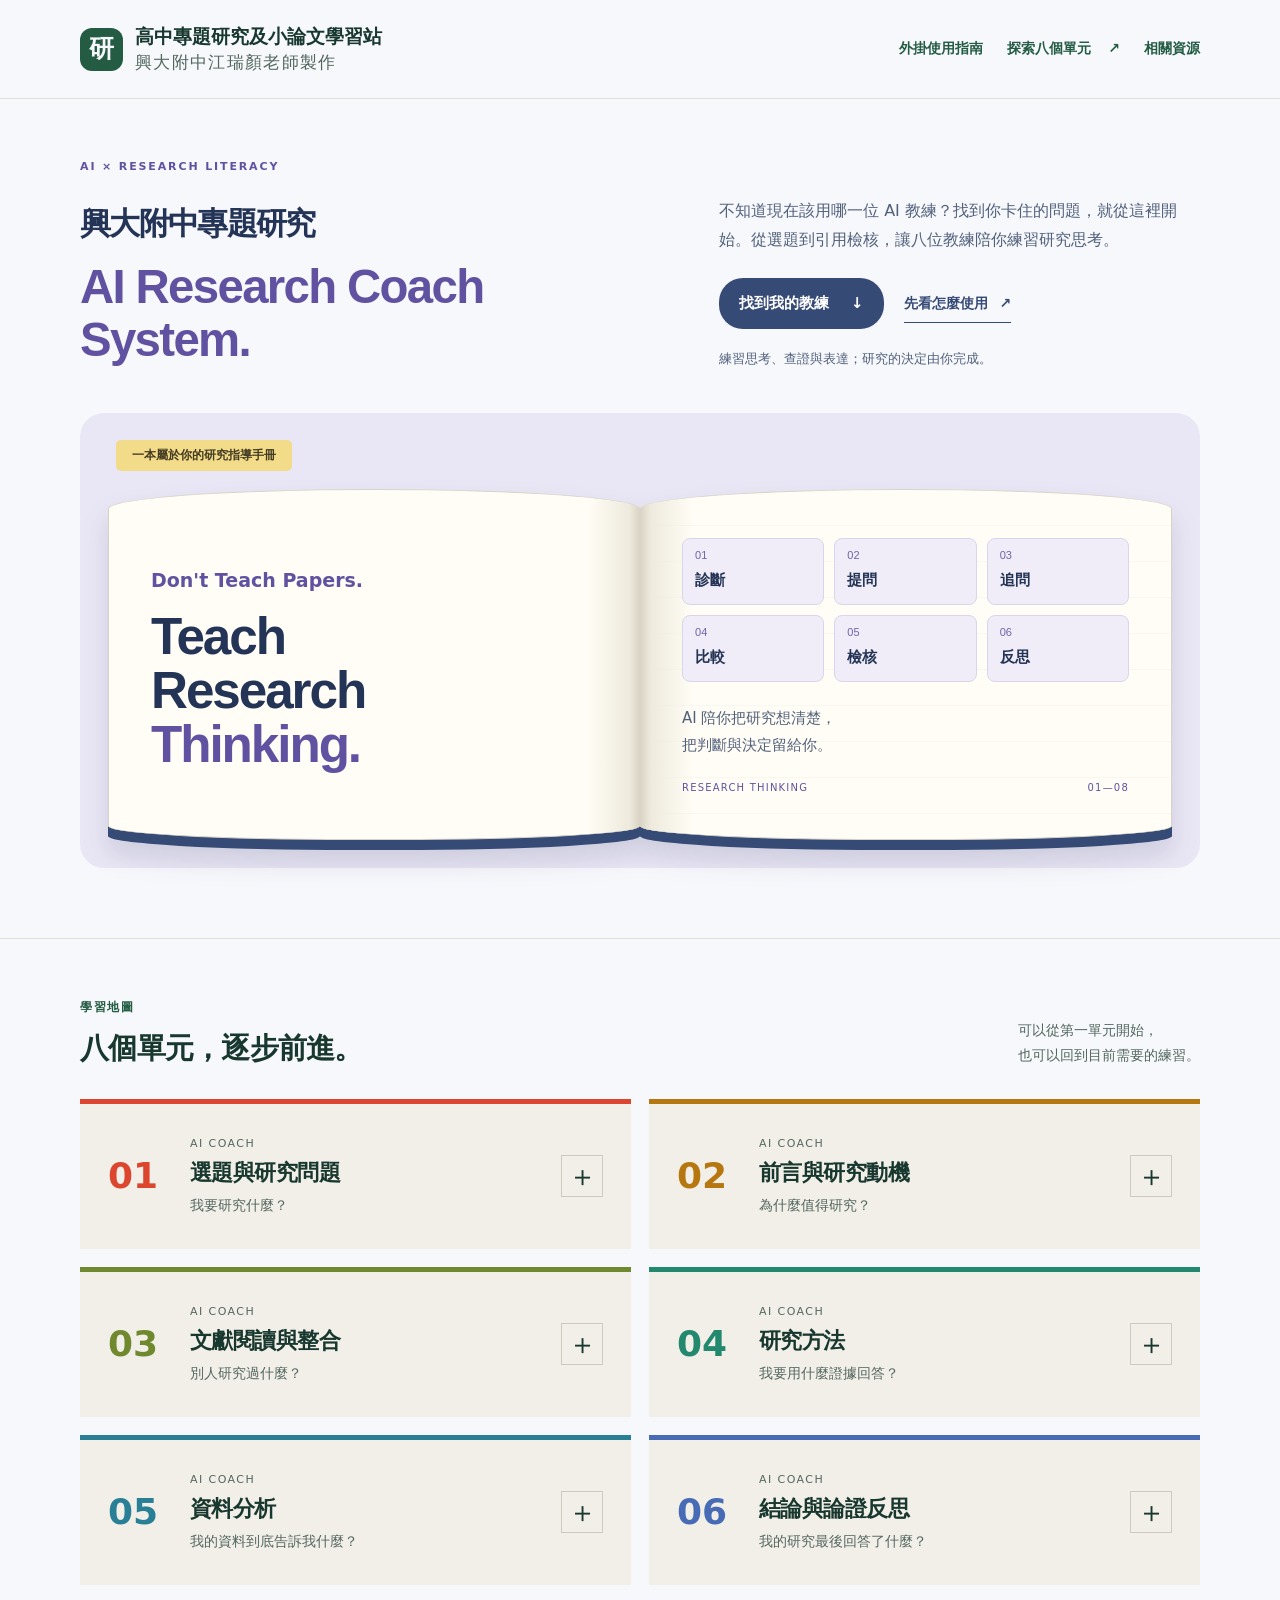
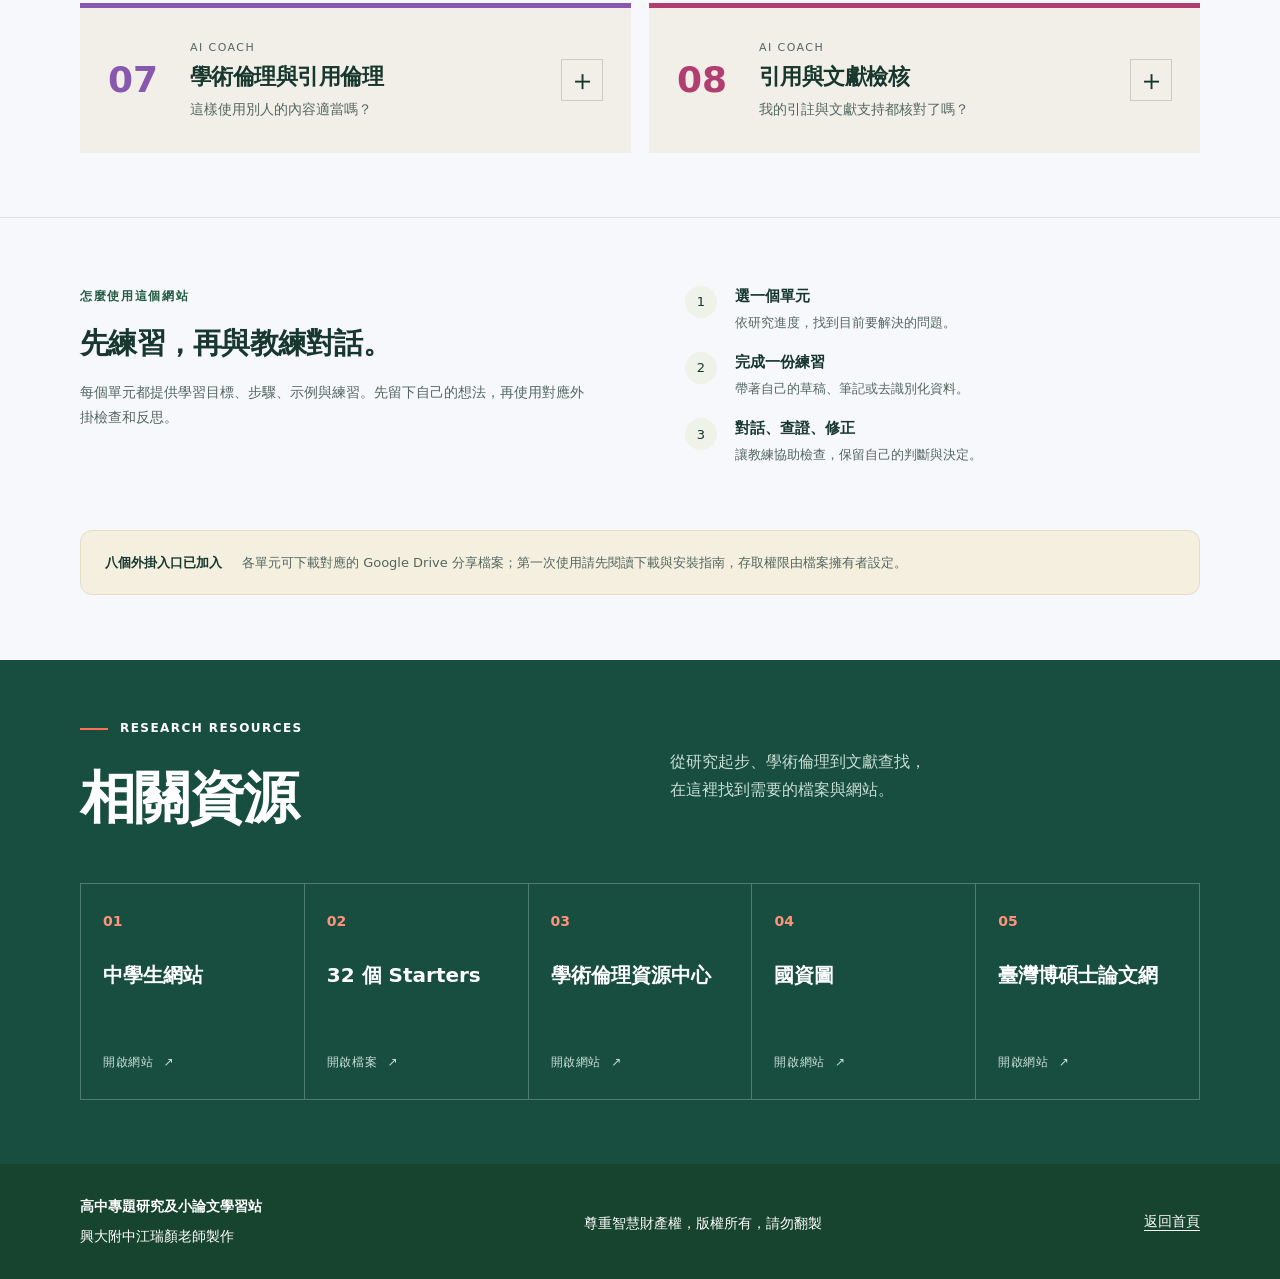
<file: index.html>
<!doctype html>
<html lang="zh-Hant">
<head>
  <meta charset="utf-8">
  <meta name="viewport" content="width=device-width, initial-scale=1">
  <meta name="description" content="給高中生的八個研究學習單元，從選題、前言、文獻到方法、分析、結論、學術倫理與引用檢核。">
  <meta name="color-scheme" content="light">
  <title>高中專題研究及小論文學習站｜八個單元，一步步完成研究</title>
  <link rel="stylesheet" href="assets/styles.css?v=20261009-open-book">
  <script src="assets/plugin-links.js" defer></script>
  <script src="assets/site.js" defer></script>
</head>
<body class="homepage">
  <a class="skip-link" href="#main">跳到主要內容</a>
  <header class="site-header"><div class="container header-inner">
    <a class="brand" href="index.html"><span class="brand-mark" aria-hidden="true">研</span><span>高中專題研究及小論文學習站<small>興大附中江瑞顏老師製作</small></span></a>
    <nav class="header-actions" aria-label="主要導覽"><a class="header-link" href="guide.html">外掛使用指南</a><a class="header-link" href="index.html#learning-units">探索八個單元 <span aria-hidden="true">↗</span></a><a class="header-link" href="index.html#resources">相關資源</a></nav>
  </div></header>
  <main id="main">
    <section class="hero container" aria-labelledby="hero-title">
      <div class="hero-copy">
        <p class="eyebrow hero-eyebrow">AI × RESEARCH LITERACY</p>
        <h1 id="hero-title"><span class="hero-school">興大附中專題研究</span><span class="hero-english" lang="en">AI Research Coach</span><span class="hero-system" lang="en">System.</span></h1>
        <div class="hero-start"><p class="hero-description">不知道現在該用哪一位 AI 教練？找到你卡住的問題，就從這裡開始。從選題到引用檢核，讓八位教練陪你練習研究思考。</p>
        <div class="hero-actions"><a class="button primary" href="#learning-units">找到我的教練 <span aria-hidden="true">↓</span></a><a class="hero-guide-link" href="guide.html">先看怎麼使用 <span aria-hidden="true">↗</span></a></div>
        <p class="hero-caption">練習思考、查證與表達；研究的決定由你完成。</p></div>
      </div>
      <aside class="hero-book-scene" aria-label="研究教練的理念：培養研究思考">
        <span class="book-tab">一本屬於你的研究指導手冊</span>
        <div class="hero-book">
          <div class="book-left">
          <p class="book-kicker" lang="en">Don't Teach Papers.</p>
          <h2 class="book-title" lang="en"><span>Teach</span><span>Research</span><span>Thinking.</span></h2>
          </div><div class="book-right"><ol class="book-path" aria-label="研究思考的六個練習"><li>診斷</li><li>提問</li><li>追問</li><li>比較</li><li>檢核</li><li>反思</li></ol>
          <p class="book-description">AI 陪你把研究想清楚，<br>把判斷與決定留給你。</p>
          <div class="book-edition"><span>RESEARCH THINKING</span><span aria-hidden="true">01—08</span></div></div>
        </div>
      </aside>
    </section>
    <section id="learning-units" class="units-section" aria-labelledby="units-heading"><div class="container">
      <div class="section-heading"><div><p class="eyebrow">學習地圖</p><h2 id="units-heading">八個單元，逐步前進。</h2></div><p>可以從第一單元開始，<br>也可以回到目前需要的練習。</p></div>
      <ol class="unit-grid"><li><a class="unit-card" href="topic.html" aria-label="開啟單元 01：選題與研究問題"><span class="unit-number" aria-hidden="true">01</span><div class="unit-card-copy"><span class="unit-coach-label">AI COACH</span><h3>選題與研究問題</h3><p>我要研究什麼？</p></div><span class="card-plus" aria-hidden="true">＋</span></a></li>
<li><a class="unit-card" href="introduction.html" aria-label="開啟單元 02：前言與研究動機"><span class="unit-number" aria-hidden="true">02</span><div class="unit-card-copy"><span class="unit-coach-label">AI COACH</span><h3>前言與研究動機</h3><p>為什麼值得研究？</p></div><span class="card-plus" aria-hidden="true">＋</span></a></li>
<li><a class="unit-card" href="literature.html" aria-label="開啟單元 03：文獻閱讀與整合"><span class="unit-number" aria-hidden="true">03</span><div class="unit-card-copy"><span class="unit-coach-label">AI COACH</span><h3>文獻閱讀與整合</h3><p>別人研究過什麼？</p></div><span class="card-plus" aria-hidden="true">＋</span></a></li>
<li><a class="unit-card" href="methods.html" aria-label="開啟單元 04：研究方法"><span class="unit-number" aria-hidden="true">04</span><div class="unit-card-copy"><span class="unit-coach-label">AI COACH</span><h3>研究方法</h3><p>我要用什麼證據回答？</p></div><span class="card-plus" aria-hidden="true">＋</span></a></li>
<li><a class="unit-card" href="analysis.html" aria-label="開啟單元 05：資料分析"><span class="unit-number" aria-hidden="true">05</span><div class="unit-card-copy"><span class="unit-coach-label">AI COACH</span><h3>資料分析</h3><p>我的資料到底告訴我什麼？</p></div><span class="card-plus" aria-hidden="true">＋</span></a></li>
<li><a class="unit-card" href="conclusion.html" aria-label="開啟單元 06：結論與論證反思"><span class="unit-number" aria-hidden="true">06</span><div class="unit-card-copy"><span class="unit-coach-label">AI COACH</span><h3>結論與論證反思</h3><p>我的研究最後回答了什麼？</p></div><span class="card-plus" aria-hidden="true">＋</span></a></li>
<li><a class="unit-card" href="ethics.html" aria-label="開啟單元 07：學術倫理與引用倫理"><span class="unit-number" aria-hidden="true">07</span><div class="unit-card-copy"><span class="unit-coach-label">AI COACH</span><h3>學術倫理與引用倫理</h3><p>這樣使用別人的內容適當嗎？</p></div><span class="card-plus" aria-hidden="true">＋</span></a></li>
<li><a class="unit-card" href="audit.html" aria-label="開啟單元 08：引用與文獻檢核"><span class="unit-number" aria-hidden="true">08</span><div class="unit-card-copy"><span class="unit-coach-label">AI COACH</span><h3>引用與文獻檢核</h3><p>我的引註與文獻支持都核對了嗎？</p></div><span class="card-plus" aria-hidden="true">＋</span></a></li></ol>
    </div></section>
    <section class="container learning-guide" aria-labelledby="guide-heading"><div><p class="eyebrow">怎麼使用這個網站</p><h2 id="guide-heading">先練習，再與教練對話。</h2><p>每個單元都提供學習目標、步驟、示例與練習。先留下自己的想法，再使用對應外掛檢查和反思。</p></div><ol class="guide-steps"><li><span>1</span><div><h3>選一個單元</h3><p>依研究進度，找到目前要解決的問題。</p></div></li><li><span>2</span><div><h3>完成一份練習</h3><p>帶著自己的草稿、筆記或去識別化資料。</p></div></li><li><span>3</span><div><h3>對話、查證、修正</h3><p>讓教練協助檢查，保留自己的判斷與決定。</p></div></li></ol></section>
    <div class="container plugin-note"><strong>八個外掛分享檔案</strong><p>各單元提供對應的 Google Drive 檔案入口；第一次使用請先閱讀下載與安裝指南。</p></div>
    <section id="resources" class="resources-section" aria-labelledby="resources-heading"><div class="container">
      <div class="resources-heading"><div><p class="resources-eyebrow">RESEARCH RESOURCES</p><h2 id="resources-heading">相關資源</h2></div><p>從研究起步、學術倫理到文獻查找，<br>在這裡找到需要的檔案與網站。</p></div>
      <ol class="resource-grid"><li><a class="resource-card" href="https://www.shs.edu.tw/" target="_blank" rel="noopener noreferrer" aria-label="中學生網站（另開新分頁）"><span class="resource-number">01</span><h3>中學生網站</h3><span class="resource-action">開啟網站 <span aria-hidden="true">↗</span></span></a></li>
<li><a class="resource-card" href="https://drive.google.com/file/d/1ToQPy3YzCIm1i71owRHxG9U304_MRwo0/view?usp=sharing" target="_blank" rel="noopener noreferrer" aria-label="32 個 Starters（另開新分頁）"><span class="resource-number">02</span><h3>32 個 Starters</h3><span class="resource-action">開啟檔案 <span aria-hidden="true">↗</span></span></a></li>
<li><a class="resource-card" href="https://ethics.moe.edu.tw/" target="_blank" rel="noopener noreferrer" aria-label="學術倫理資源中心（另開新分頁）"><span class="resource-number">03</span><h3>學術倫理資源中心</h3><span class="resource-action">開啟網站 <span aria-hidden="true">↗</span></span></a></li>
<li><a class="resource-card" href="https://www.nlpi.edu.tw/" target="_blank" rel="noopener noreferrer" aria-label="國資圖（另開新分頁）"><span class="resource-number">04</span><h3>國資圖</h3><span class="resource-action">開啟網站 <span aria-hidden="true">↗</span></span></a></li>
<li><a class="resource-card" href="https://ndltd.ncl.edu.tw/cgi-bin/gs32/gsweb.cgi/ccd=nT3VxU/login?jstimes=1&amp;loadingjs=1&amp;o=dwebmge&amp;ssoauth=1&amp;cache=1791534054768" target="_blank" rel="noopener noreferrer" aria-label="臺灣博碩士論文網（另開新分頁）"><span class="resource-number">05</span><h3>臺灣博碩士論文網</h3><span class="resource-action">開啟網站 <span aria-hidden="true">↗</span></span></a></li></ol>
    </div></section>
  </main>
<footer class="site-footer"><div class="container footer-inner"><div class="footer-brand"><p>高中專題研究及小論文學習站</p><small class="creator-credit">興大附中江瑞顏老師製作</small></div><div class="footer-message"><p class="copyright-notice">尊重智慧財產權，版權所有，請勿翻製</p></div><a href="index.html">返回首頁</a></div></footer>
</body>
</html>
</file>
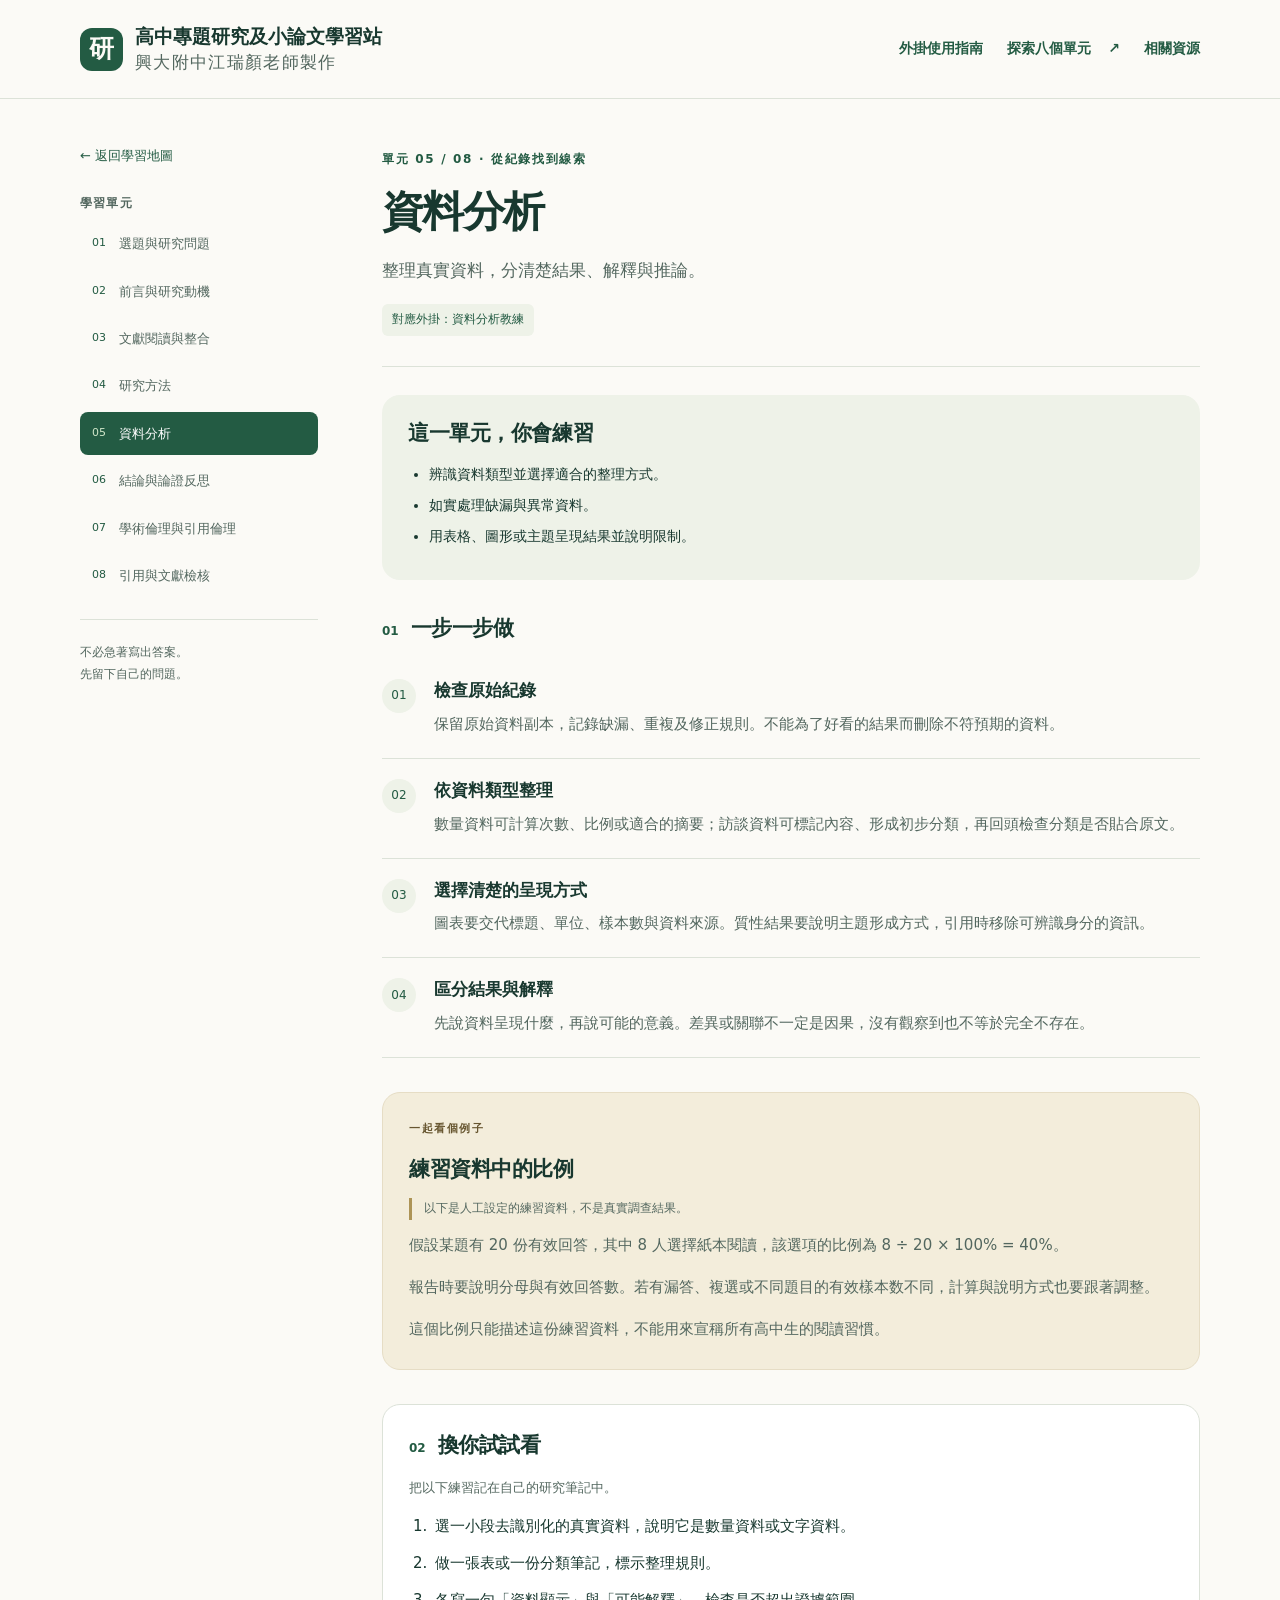
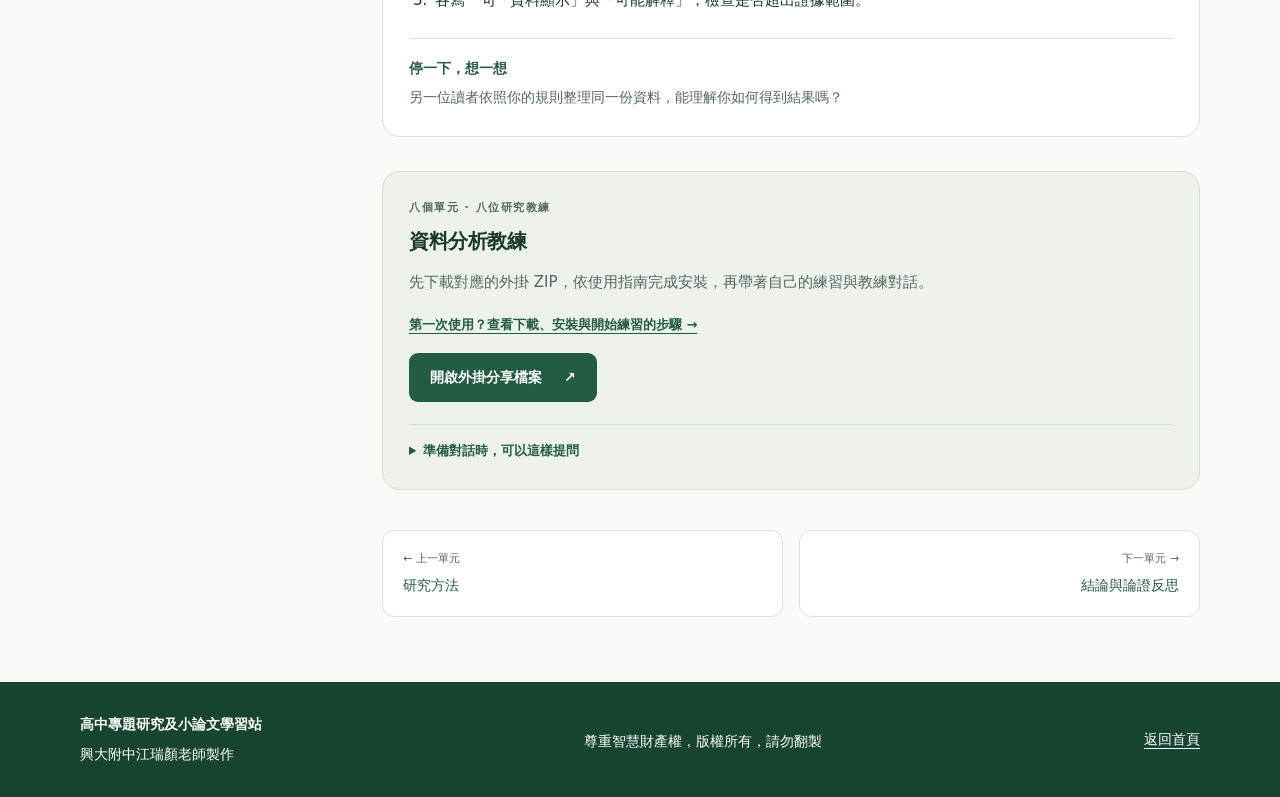
<file: analysis.html>
<!doctype html>
<html lang="zh-Hant">
<head>
  <meta charset="utf-8">
  <meta name="viewport" content="width=device-width, initial-scale=1">
  <meta name="description" content="整理真實資料，分清楚結果、解釋與推論。">
  <meta name="color-scheme" content="light">
  <title>資料分析｜高中專題研究及小論文學習站</title>
  <link rel="stylesheet" href="assets/styles.css?v=20261009-open-book">
  <script src="assets/plugin-links.js" defer></script>
  <script src="assets/site.js" defer></script>
</head>
<body>
  <a class="skip-link" href="#main">跳到主要內容</a>
  <header class="site-header"><div class="container header-inner">
    <a class="brand" href="index.html"><span class="brand-mark" aria-hidden="true">研</span><span>高中專題研究及小論文學習站<small>興大附中江瑞顏老師製作</small></span></a>
    <nav class="header-actions" aria-label="主要導覽"><a class="header-link" href="guide.html">外掛使用指南</a><a class="header-link" href="index.html#learning-units">探索八個單元 <span aria-hidden="true">↗</span></a><a class="header-link" href="index.html#resources">相關資源</a></nav>
  </div></header>
  <main id="main" class="container lesson-layout">
    <aside class="lesson-sidebar"><a class="back-link" href="index.html#learning-units">← 返回學習地圖</a><nav aria-label="八個學習單元"><h2>學習單元</h2><ol><li><a href="topic.html"><span>01</span>選題與研究問題</a></li>
<li><a href="introduction.html"><span>02</span>前言與研究動機</a></li>
<li><a href="literature.html"><span>03</span>文獻閱讀與整合</a></li>
<li><a href="methods.html"><span>04</span>研究方法</a></li>
<li><a href="analysis.html" aria-current="page"><span>05</span>資料分析</a></li>
<li><a href="conclusion.html"><span>06</span>結論與論證反思</a></li>
<li><a href="ethics.html"><span>07</span>學術倫理與引用倫理</a></li>
<li><a href="audit.html"><span>08</span>引用與文獻檢核</a></li></ol></nav><p class="sidebar-note">不必急著寫出答案。<br>先留下自己的問題。</p></aside>
    <article class="lesson-content">
      <header class="lesson-heading"><p class="eyebrow">單元 05 / 08 · 從紀錄找到線索</p><h1>資料分析</h1><p class="lesson-intro">整理真實資料，分清楚結果、解釋與推論。</p><span class="coach-label">對應外掛：資料分析教練</span></header>
      <section class="goals lesson-section" aria-labelledby="goals-heading"><h2 id="goals-heading">這一單元，你會練習</h2><ul><li>辨識資料類型並選擇適合的整理方式。</li><li>如實處理缺漏與異常資料。</li><li>用表格、圖形或主題呈現結果並說明限制。</li></ul></section>
      <section class="lesson-section" aria-labelledby="steps-heading"><div class="lesson-section-heading"><span>01</span><h2 id="steps-heading">一步一步做</h2></div><ol class="lesson-steps"><li><span class="step-number" aria-hidden="true">01</span><div><h3>檢查原始紀錄</h3><p>保留原始資料副本，記錄缺漏、重複及修正規則。不能為了好看的結果而刪除不符預期的資料。</p></div></li><li><span class="step-number" aria-hidden="true">02</span><div><h3>依資料類型整理</h3><p>數量資料可計算次數、比例或適合的摘要；訪談資料可標記內容、形成初步分類，再回頭檢查分類是否貼合原文。</p></div></li><li><span class="step-number" aria-hidden="true">03</span><div><h3>選擇清楚的呈現方式</h3><p>圖表要交代標題、單位、樣本數與資料來源。質性結果要說明主題形成方式，引用時移除可辨識身分的資訊。</p></div></li><li><span class="step-number" aria-hidden="true">04</span><div><h3>區分結果與解釋</h3><p>先說資料呈現什麼，再說可能的意義。差異或關聯不一定是因果，沒有觀察到也不等於完全不存在。</p></div></li></ol></section>
      <section class="example-box lesson-section" aria-labelledby="example-heading"><p class="eyebrow">一起看個例子</p><h2 id="example-heading">練習資料中的比例</h2><p class="example-label">以下是人工設定的練習資料，不是真實調查結果。</p><p>假設某題有 20 份有效回答，其中 8 人選擇紙本閱讀，該選項的比例為 8 ÷ 20 × 100% = 40%。</p><p>報告時要說明分母與有效回答數。若有漏答、複選或不同題目的有效樣本数不同，計算與說明方式也要跟著調整。</p><p>這個比例只能描述這份練習資料，不能用來宣稱所有高中生的閱讀習慣。</p></section>
      <section class="exercise-box lesson-section" aria-labelledby="exercise-heading"><div class="lesson-section-heading"><span>02</span><h2 id="exercise-heading">換你試試看</h2></div><p>把以下練習記在自己的研究筆記中。</p><ol><li>選一小段去識別化的真實資料，說明它是數量資料或文字資料。</li><li>做一張表或一份分類筆記，標示整理規則。</li><li>各寫一句「資料顯示」與「可能解釋」，檢查是否超出證據範圍。</li></ol><div class="reflection"><h3>停一下，想一想</h3><p>另一位讀者依照你的規則整理同一份資料，能理解你如何得到結果嗎？</p></div></section>
      <section class="plugin-panel lesson-section" data-plugin="analysis" aria-labelledby="plugin-heading"><p class="eyebrow">八個單元 · 八位研究教練</p><h2 id="plugin-heading">資料分析教練</h2><p>先下載對應的外掛 ZIP，依使用指南完成安裝，再帶著自己的練習與教練對話。</p><p class="plugin-guide"><a href="guide.html#download">第一次使用？查看下載、安裝與開始練習的步驟 →</a></p><a class="button primary" data-plugin-link hidden target="_blank" rel="noopener noreferrer">開啟外掛分享檔案 <span aria-hidden="true">↗</span></a><p class="plugin-status" data-plugin-status>外掛分享網址尚未加入，目前可先完成本頁練習。</p><details><summary>準備對話時，可以這樣提問</summary><blockquote>我會提供已去識別化的資料、研究問題與整理規則。請引導我選擇適合的分析方式，檢查計算或分類，區分結果與推論，不補造缺漏資料。</blockquote></details></section>
      <nav class="lesson-pagination" aria-label="上一單元與下一單元"><a href="methods.html"><small>← 上一單元</small><span>研究方法</span></a><a class="next-unit" href="conclusion.html"><small>下一單元 →</small><span>結論與論證反思</span></a></nav>
    </article>
  </main>
<footer class="site-footer"><div class="container footer-inner"><div class="footer-brand"><p>高中專題研究及小論文學習站</p><small class="creator-credit">興大附中江瑞顏老師製作</small></div><div class="footer-message"><p class="copyright-notice">尊重智慧財產權，版權所有，請勿翻製</p></div><a href="index.html">返回首頁</a></div></footer>
</body>
</html>
</file>
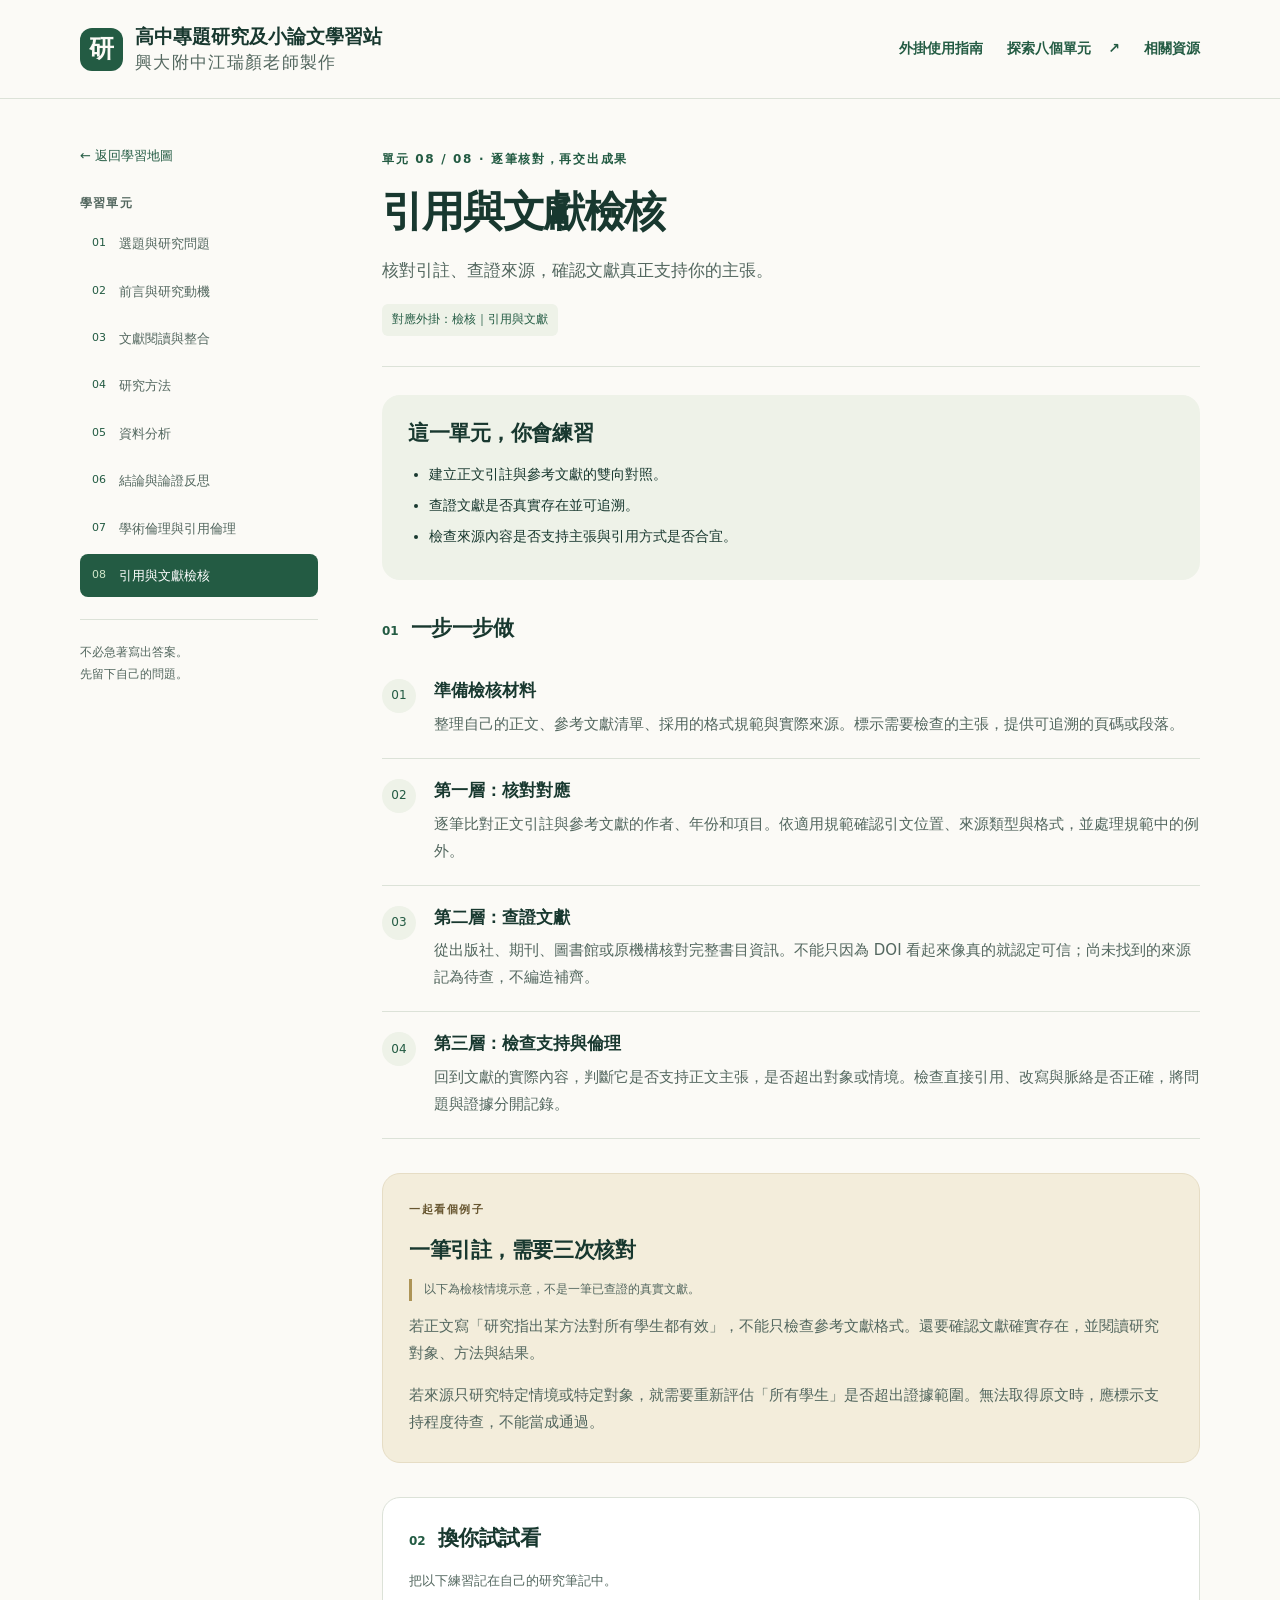
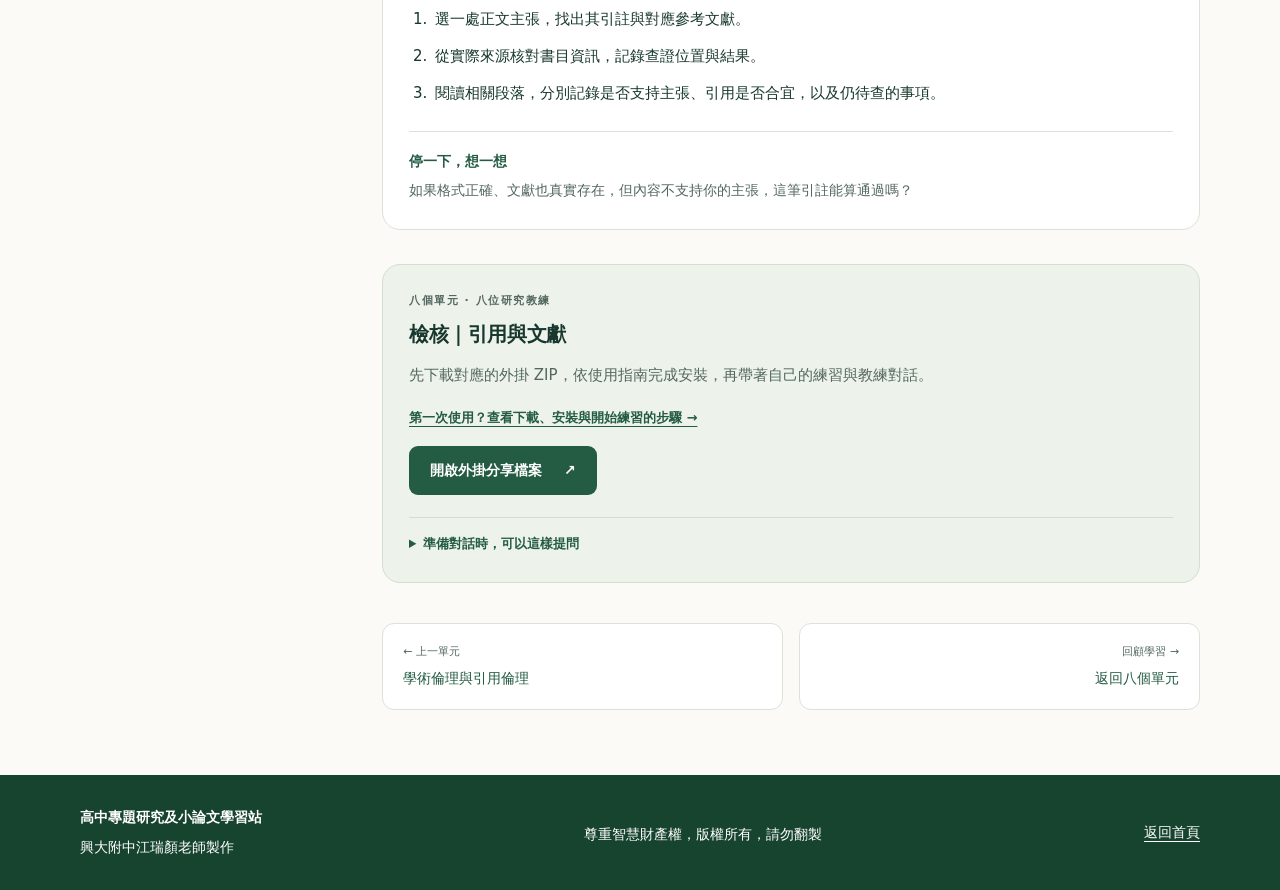
<file: audit.html>
<!doctype html>
<html lang="zh-Hant">
<head>
  <meta charset="utf-8">
  <meta name="viewport" content="width=device-width, initial-scale=1">
  <meta name="description" content="核對引註、查證來源，確認文獻真正支持你的主張。">
  <meta name="color-scheme" content="light">
  <title>引用與文獻檢核｜高中專題研究及小論文學習站</title>
  <link rel="stylesheet" href="assets/styles.css?v=20261009-open-book">
  <script src="assets/plugin-links.js" defer></script>
  <script src="assets/site.js" defer></script>
</head>
<body>
  <a class="skip-link" href="#main">跳到主要內容</a>
  <header class="site-header"><div class="container header-inner">
    <a class="brand" href="index.html"><span class="brand-mark" aria-hidden="true">研</span><span>高中專題研究及小論文學習站<small>興大附中江瑞顏老師製作</small></span></a>
    <nav class="header-actions" aria-label="主要導覽"><a class="header-link" href="guide.html">外掛使用指南</a><a class="header-link" href="index.html#learning-units">探索八個單元 <span aria-hidden="true">↗</span></a><a class="header-link" href="index.html#resources">相關資源</a></nav>
  </div></header>
  <main id="main" class="container lesson-layout">
    <aside class="lesson-sidebar"><a class="back-link" href="index.html#learning-units">← 返回學習地圖</a><nav aria-label="八個學習單元"><h2>學習單元</h2><ol><li><a href="topic.html"><span>01</span>選題與研究問題</a></li>
<li><a href="introduction.html"><span>02</span>前言與研究動機</a></li>
<li><a href="literature.html"><span>03</span>文獻閱讀與整合</a></li>
<li><a href="methods.html"><span>04</span>研究方法</a></li>
<li><a href="analysis.html"><span>05</span>資料分析</a></li>
<li><a href="conclusion.html"><span>06</span>結論與論證反思</a></li>
<li><a href="ethics.html"><span>07</span>學術倫理與引用倫理</a></li>
<li><a href="audit.html" aria-current="page"><span>08</span>引用與文獻檢核</a></li></ol></nav><p class="sidebar-note">不必急著寫出答案。<br>先留下自己的問題。</p></aside>
    <article class="lesson-content">
      <header class="lesson-heading"><p class="eyebrow">單元 08 / 08 · 逐筆核對，再交出成果</p><h1>引用與文獻檢核</h1><p class="lesson-intro">核對引註、查證來源，確認文獻真正支持你的主張。</p><span class="coach-label">對應外掛：檢核｜引用與文獻</span></header>
      <section class="goals lesson-section" aria-labelledby="goals-heading"><h2 id="goals-heading">這一單元，你會練習</h2><ul><li>建立正文引註與參考文獻的雙向對照。</li><li>查證文獻是否真實存在並可追溯。</li><li>檢查來源內容是否支持主張與引用方式是否合宜。</li></ul></section>
      <section class="lesson-section" aria-labelledby="steps-heading"><div class="lesson-section-heading"><span>01</span><h2 id="steps-heading">一步一步做</h2></div><ol class="lesson-steps"><li><span class="step-number" aria-hidden="true">01</span><div><h3>準備檢核材料</h3><p>整理自己的正文、參考文獻清單、採用的格式規範與實際來源。標示需要檢查的主張，提供可追溯的頁碼或段落。</p></div></li><li><span class="step-number" aria-hidden="true">02</span><div><h3>第一層：核對對應</h3><p>逐筆比對正文引註與參考文獻的作者、年份和項目。依適用規範確認引文位置、來源類型與格式，並處理規範中的例外。</p></div></li><li><span class="step-number" aria-hidden="true">03</span><div><h3>第二層：查證文獻</h3><p>從出版社、期刊、圖書館或原機構核對完整書目資訊。不能只因為 DOI 看起來像真的就認定可信；尚未找到的來源記為待查，不編造補齊。</p></div></li><li><span class="step-number" aria-hidden="true">04</span><div><h3>第三層：檢查支持與倫理</h3><p>回到文獻的實際內容，判斷它是否支持正文主張，是否超出對象或情境。檢查直接引用、改寫與脈絡是否正確，將問題與證據分開記錄。</p></div></li></ol></section>
      <section class="example-box lesson-section" aria-labelledby="example-heading"><p class="eyebrow">一起看個例子</p><h2 id="example-heading">一筆引註，需要三次核對</h2><p class="example-label">以下為檢核情境示意，不是一筆已查證的真實文獻。</p><p>若正文寫「研究指出某方法對所有學生都有效」，不能只檢查參考文獻格式。還要確認文獻確實存在，並閱讀研究對象、方法與結果。</p><p>若來源只研究特定情境或特定對象，就需要重新評估「所有學生」是否超出證據範圍。無法取得原文時，應標示支持程度待查，不能當成通過。</p></section>
      <section class="exercise-box lesson-section" aria-labelledby="exercise-heading"><div class="lesson-section-heading"><span>02</span><h2 id="exercise-heading">換你試試看</h2></div><p>把以下練習記在自己的研究筆記中。</p><ol><li>選一處正文主張，找出其引註與對應參考文獻。</li><li>從實際來源核對書目資訊，記錄查證位置與結果。</li><li>閱讀相關段落，分別記錄是否支持主張、引用是否合宜，以及仍待查的事項。</li></ol><div class="reflection"><h3>停一下，想一想</h3><p>如果格式正確、文獻也真實存在，但內容不支持你的主張，這筆引註能算通過嗎？</p></div></section>
      <section class="plugin-panel lesson-section" data-plugin="audit" aria-labelledby="plugin-heading"><p class="eyebrow">八個單元 · 八位研究教練</p><h2 id="plugin-heading">檢核｜引用與文獻</h2><p>先下載對應的外掛 ZIP，依使用指南完成安裝，再帶著自己的練習與教練對話。</p><p class="plugin-guide"><a href="guide.html#download">第一次使用？查看下載、安裝與開始練習的步驟 →</a></p><a class="button primary" data-plugin-link hidden target="_blank" rel="noopener noreferrer">開啟外掛分享檔案 <span aria-hidden="true">↗</span></a><p class="plugin-status" data-plugin-status>外掛分享網址尚未加入，目前可先完成本頁練習。</p><details><summary>準備對話時，可以這樣提問</summary><blockquote>我會提供正文片段、參考文獻、適用規範與實際來源。請依對應核對、文獻真實性、內容支持及引用倫理逐筆檢核，列出證據與待查事項，不捏造查證結果，也不代寫或改寫作品。</blockquote></details></section>
      <nav class="lesson-pagination" aria-label="上一單元與下一單元"><a href="ethics.html"><small>← 上一單元</small><span>學術倫理與引用倫理</span></a><a class="next-unit" href="index.html#learning-units"><small>回顧學習 →</small><span>返回八個單元</span></a></nav>
    </article>
  </main>
<footer class="site-footer"><div class="container footer-inner"><div class="footer-brand"><p>高中專題研究及小論文學習站</p><small class="creator-credit">興大附中江瑞顏老師製作</small></div><div class="footer-message"><p class="copyright-notice">尊重智慧財產權，版權所有，請勿翻製</p></div><a href="index.html">返回首頁</a></div></footer>
</body>
</html>
</file>
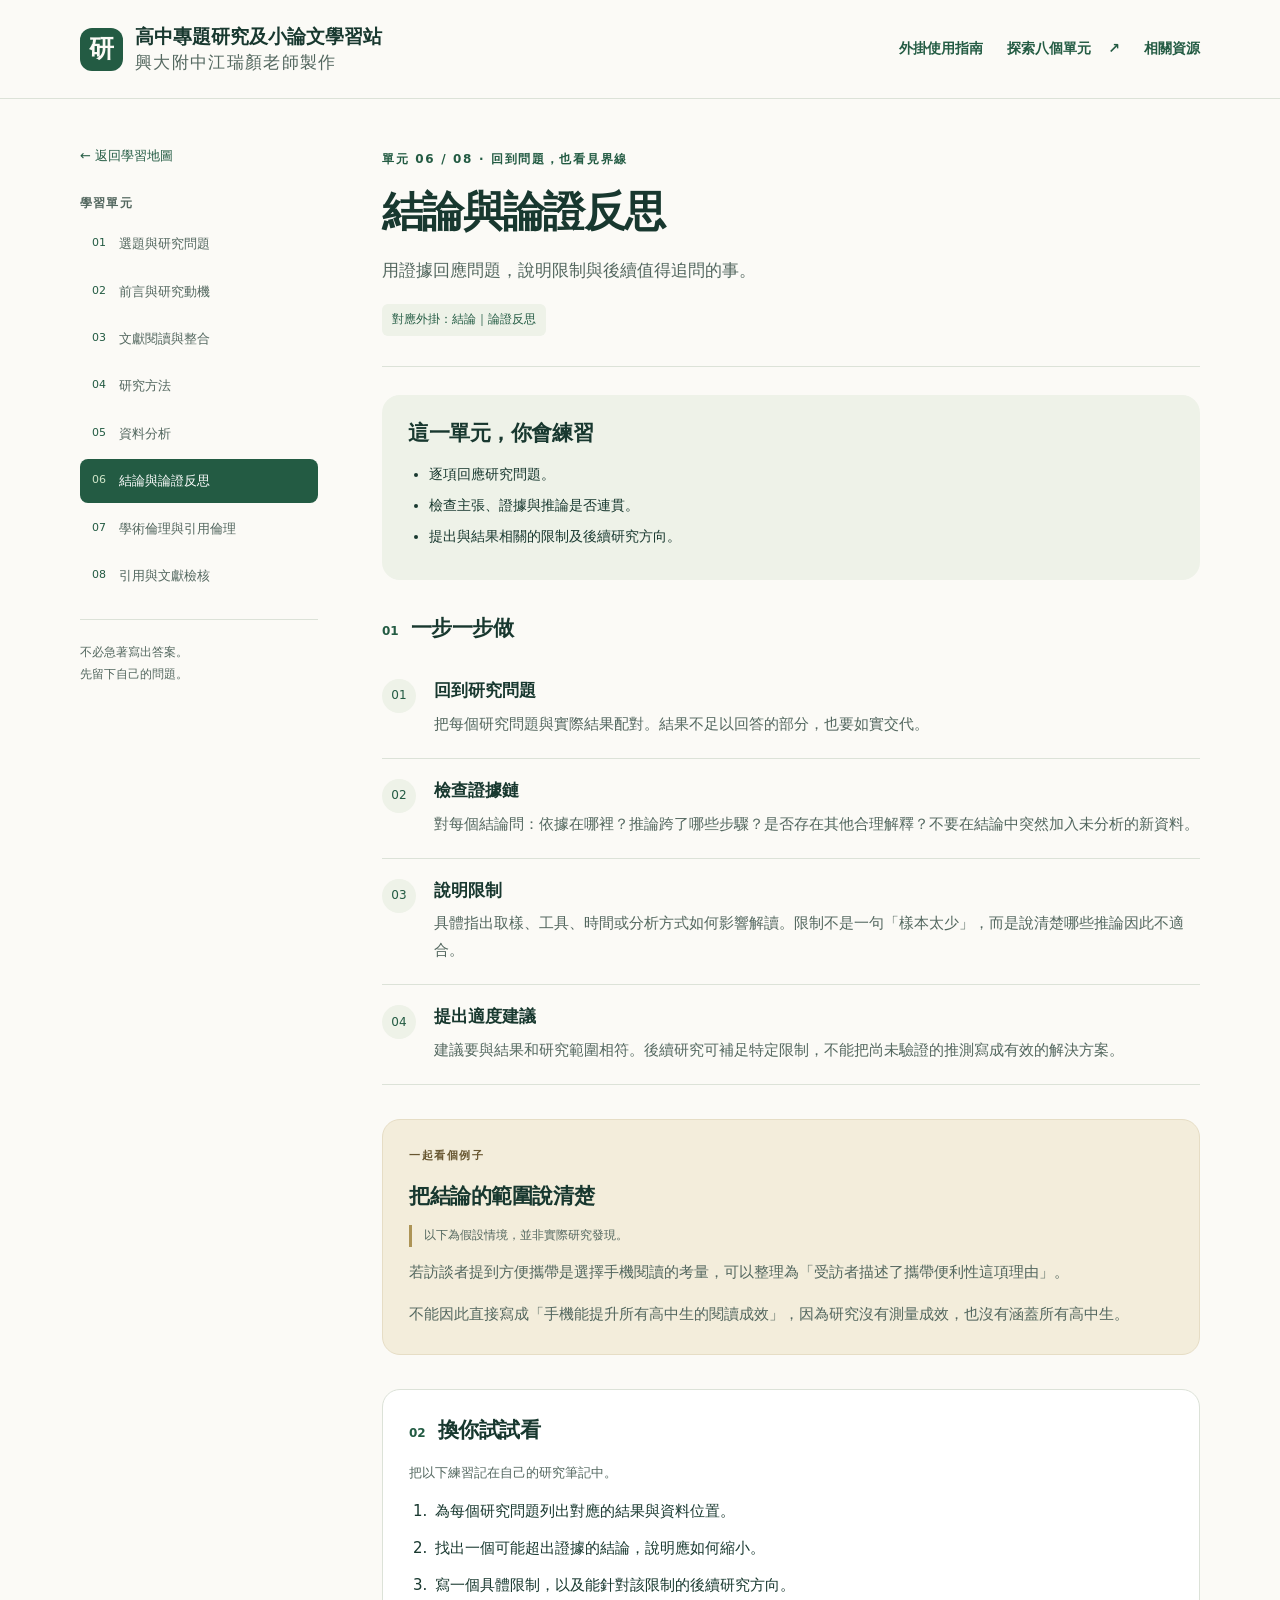
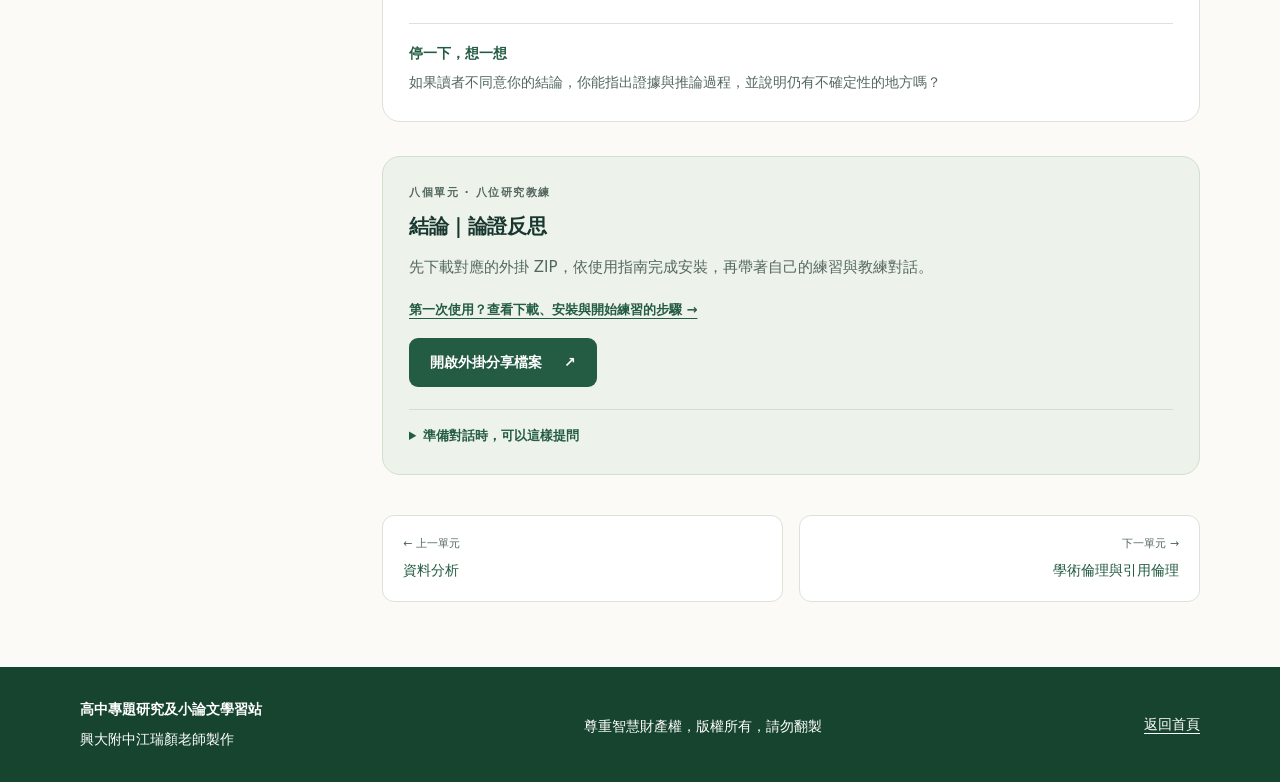
<file: conclusion.html>
<!doctype html>
<html lang="zh-Hant">
<head>
  <meta charset="utf-8">
  <meta name="viewport" content="width=device-width, initial-scale=1">
  <meta name="description" content="用證據回應問題，說明限制與後續值得追問的事。">
  <meta name="color-scheme" content="light">
  <title>結論與論證反思｜高中專題研究及小論文學習站</title>
  <link rel="stylesheet" href="assets/styles.css?v=20261009-open-book">
  <script src="assets/plugin-links.js" defer></script>
  <script src="assets/site.js" defer></script>
</head>
<body>
  <a class="skip-link" href="#main">跳到主要內容</a>
  <header class="site-header"><div class="container header-inner">
    <a class="brand" href="index.html"><span class="brand-mark" aria-hidden="true">研</span><span>高中專題研究及小論文學習站<small>興大附中江瑞顏老師製作</small></span></a>
    <nav class="header-actions" aria-label="主要導覽"><a class="header-link" href="guide.html">外掛使用指南</a><a class="header-link" href="index.html#learning-units">探索八個單元 <span aria-hidden="true">↗</span></a><a class="header-link" href="index.html#resources">相關資源</a></nav>
  </div></header>
  <main id="main" class="container lesson-layout">
    <aside class="lesson-sidebar"><a class="back-link" href="index.html#learning-units">← 返回學習地圖</a><nav aria-label="八個學習單元"><h2>學習單元</h2><ol><li><a href="topic.html"><span>01</span>選題與研究問題</a></li>
<li><a href="introduction.html"><span>02</span>前言與研究動機</a></li>
<li><a href="literature.html"><span>03</span>文獻閱讀與整合</a></li>
<li><a href="methods.html"><span>04</span>研究方法</a></li>
<li><a href="analysis.html"><span>05</span>資料分析</a></li>
<li><a href="conclusion.html" aria-current="page"><span>06</span>結論與論證反思</a></li>
<li><a href="ethics.html"><span>07</span>學術倫理與引用倫理</a></li>
<li><a href="audit.html"><span>08</span>引用與文獻檢核</a></li></ol></nav><p class="sidebar-note">不必急著寫出答案。<br>先留下自己的問題。</p></aside>
    <article class="lesson-content">
      <header class="lesson-heading"><p class="eyebrow">單元 06 / 08 · 回到問題，也看見界線</p><h1>結論與論證反思</h1><p class="lesson-intro">用證據回應問題，說明限制與後續值得追問的事。</p><span class="coach-label">對應外掛：結論｜論證反思</span></header>
      <section class="goals lesson-section" aria-labelledby="goals-heading"><h2 id="goals-heading">這一單元，你會練習</h2><ul><li>逐項回應研究問題。</li><li>檢查主張、證據與推論是否連貫。</li><li>提出與結果相關的限制及後續研究方向。</li></ul></section>
      <section class="lesson-section" aria-labelledby="steps-heading"><div class="lesson-section-heading"><span>01</span><h2 id="steps-heading">一步一步做</h2></div><ol class="lesson-steps"><li><span class="step-number" aria-hidden="true">01</span><div><h3>回到研究問題</h3><p>把每個研究問題與實際結果配對。結果不足以回答的部分，也要如實交代。</p></div></li><li><span class="step-number" aria-hidden="true">02</span><div><h3>檢查證據鏈</h3><p>對每個結論問：依據在哪裡？推論跨了哪些步驟？是否存在其他合理解釋？不要在結論中突然加入未分析的新資料。</p></div></li><li><span class="step-number" aria-hidden="true">03</span><div><h3>說明限制</h3><p>具體指出取樣、工具、時間或分析方式如何影響解讀。限制不是一句「樣本太少」，而是說清楚哪些推論因此不適合。</p></div></li><li><span class="step-number" aria-hidden="true">04</span><div><h3>提出適度建議</h3><p>建議要與結果和研究範圍相符。後續研究可補足特定限制，不能把尚未驗證的推測寫成有效的解決方案。</p></div></li></ol></section>
      <section class="example-box lesson-section" aria-labelledby="example-heading"><p class="eyebrow">一起看個例子</p><h2 id="example-heading">把結論的範圍說清楚</h2><p class="example-label">以下為假設情境，並非實際研究發現。</p><p>若訪談者提到方便攜帶是選擇手機閱讀的考量，可以整理為「受訪者描述了攜帶便利性這項理由」。</p><p>不能因此直接寫成「手機能提升所有高中生的閱讀成效」，因為研究沒有測量成效，也沒有涵蓋所有高中生。</p></section>
      <section class="exercise-box lesson-section" aria-labelledby="exercise-heading"><div class="lesson-section-heading"><span>02</span><h2 id="exercise-heading">換你試試看</h2></div><p>把以下練習記在自己的研究筆記中。</p><ol><li>為每個研究問題列出對應的結果與資料位置。</li><li>找出一個可能超出證據的結論，說明應如何縮小。</li><li>寫一個具體限制，以及能針對該限制的後續研究方向。</li></ol><div class="reflection"><h3>停一下，想一想</h3><p>如果讀者不同意你的結論，你能指出證據與推論過程，並說明仍有不確定性的地方嗎？</p></div></section>
      <section class="plugin-panel lesson-section" data-plugin="conclusion" aria-labelledby="plugin-heading"><p class="eyebrow">八個單元 · 八位研究教練</p><h2 id="plugin-heading">結論｜論證反思</h2><p>先下載對應的外掛 ZIP，依使用指南完成安裝，再帶著自己的練習與教練對話。</p><p class="plugin-guide"><a href="guide.html#download">第一次使用？查看下載、安裝與開始練習的步驟 →</a></p><a class="button primary" data-plugin-link hidden target="_blank" rel="noopener noreferrer">開啟外掛分享檔案 <span aria-hidden="true">↗</span></a><p class="plugin-status" data-plugin-status>外掛分享網址尚未加入，目前可先完成本頁練習。</p><details><summary>準備對話時，可以這樣提問</summary><blockquote>我會提供研究問題、主要結果與自己的結論要點。請檢查主張與證據的連結、可能的替代解釋及研究限制，以提問協助我修正，不代寫結論。</blockquote></details></section>
      <nav class="lesson-pagination" aria-label="上一單元與下一單元"><a href="analysis.html"><small>← 上一單元</small><span>資料分析</span></a><a class="next-unit" href="ethics.html"><small>下一單元 →</small><span>學術倫理與引用倫理</span></a></nav>
    </article>
  </main>
<footer class="site-footer"><div class="container footer-inner"><div class="footer-brand"><p>高中專題研究及小論文學習站</p><small class="creator-credit">興大附中江瑞顏老師製作</small></div><div class="footer-message"><p class="copyright-notice">尊重智慧財產權，版權所有，請勿翻製</p></div><a href="index.html">返回首頁</a></div></footer>
</body>
</html>
</file>
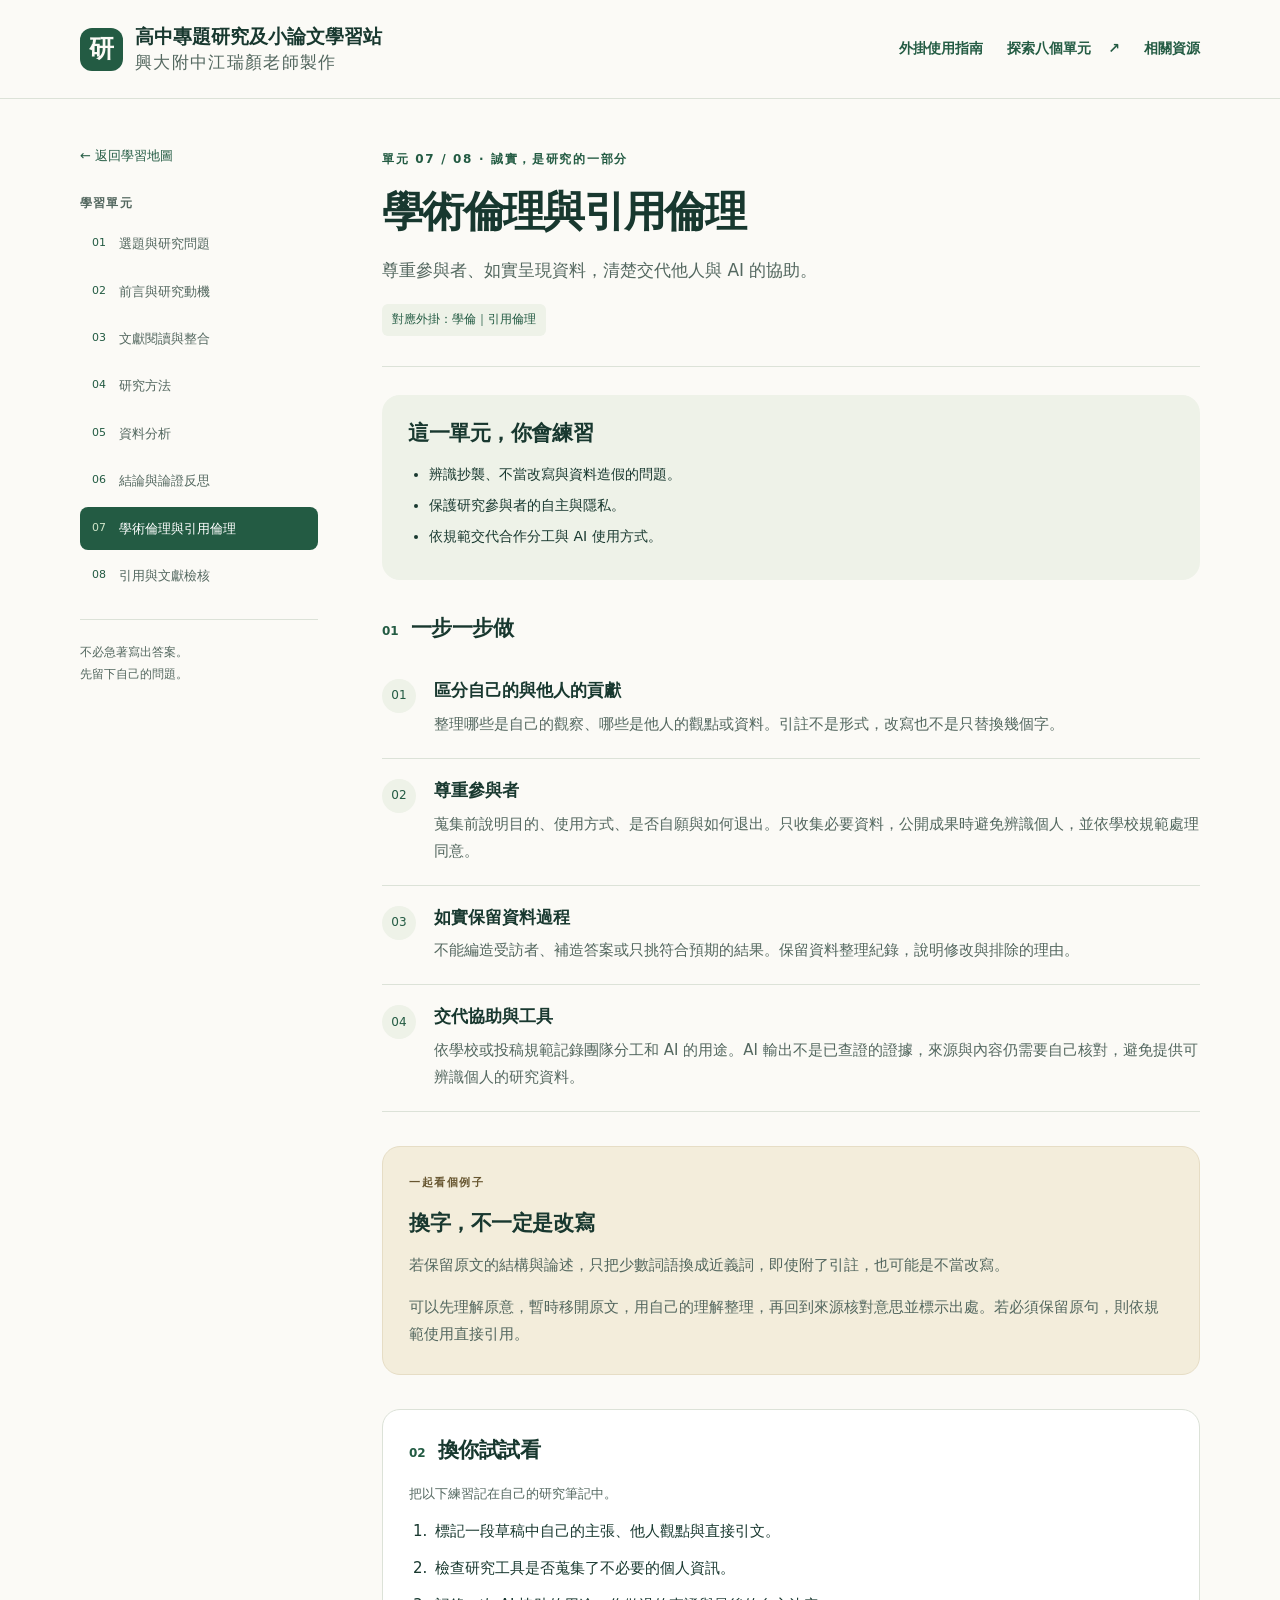
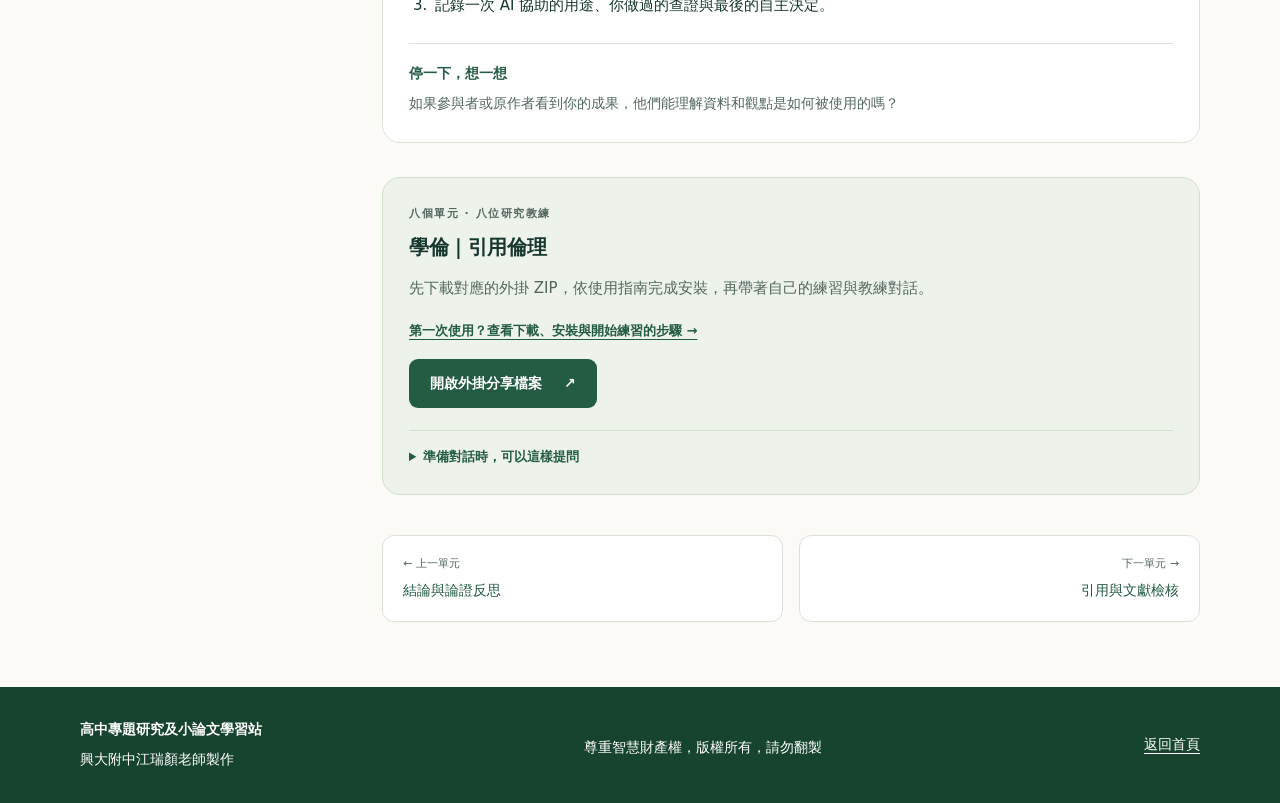
<file: ethics.html>
<!doctype html>
<html lang="zh-Hant">
<head>
  <meta charset="utf-8">
  <meta name="viewport" content="width=device-width, initial-scale=1">
  <meta name="description" content="尊重參與者、如實呈現資料，清楚交代他人與 AI 的協助。">
  <meta name="color-scheme" content="light">
  <title>學術倫理與引用倫理｜高中專題研究及小論文學習站</title>
  <link rel="stylesheet" href="assets/styles.css?v=20261009-open-book">
  <script src="assets/plugin-links.js" defer></script>
  <script src="assets/site.js" defer></script>
</head>
<body>
  <a class="skip-link" href="#main">跳到主要內容</a>
  <header class="site-header"><div class="container header-inner">
    <a class="brand" href="index.html"><span class="brand-mark" aria-hidden="true">研</span><span>高中專題研究及小論文學習站<small>興大附中江瑞顏老師製作</small></span></a>
    <nav class="header-actions" aria-label="主要導覽"><a class="header-link" href="guide.html">外掛使用指南</a><a class="header-link" href="index.html#learning-units">探索八個單元 <span aria-hidden="true">↗</span></a><a class="header-link" href="index.html#resources">相關資源</a></nav>
  </div></header>
  <main id="main" class="container lesson-layout">
    <aside class="lesson-sidebar"><a class="back-link" href="index.html#learning-units">← 返回學習地圖</a><nav aria-label="八個學習單元"><h2>學習單元</h2><ol><li><a href="topic.html"><span>01</span>選題與研究問題</a></li>
<li><a href="introduction.html"><span>02</span>前言與研究動機</a></li>
<li><a href="literature.html"><span>03</span>文獻閱讀與整合</a></li>
<li><a href="methods.html"><span>04</span>研究方法</a></li>
<li><a href="analysis.html"><span>05</span>資料分析</a></li>
<li><a href="conclusion.html"><span>06</span>結論與論證反思</a></li>
<li><a href="ethics.html" aria-current="page"><span>07</span>學術倫理與引用倫理</a></li>
<li><a href="audit.html"><span>08</span>引用與文獻檢核</a></li></ol></nav><p class="sidebar-note">不必急著寫出答案。<br>先留下自己的問題。</p></aside>
    <article class="lesson-content">
      <header class="lesson-heading"><p class="eyebrow">單元 07 / 08 · 誠實，是研究的一部分</p><h1>學術倫理與引用倫理</h1><p class="lesson-intro">尊重參與者、如實呈現資料，清楚交代他人與 AI 的協助。</p><span class="coach-label">對應外掛：學倫｜引用倫理</span></header>
      <section class="goals lesson-section" aria-labelledby="goals-heading"><h2 id="goals-heading">這一單元，你會練習</h2><ul><li>辨識抄襲、不當改寫與資料造假的問題。</li><li>保護研究參與者的自主與隱私。</li><li>依規範交代合作分工與 AI 使用方式。</li></ul></section>
      <section class="lesson-section" aria-labelledby="steps-heading"><div class="lesson-section-heading"><span>01</span><h2 id="steps-heading">一步一步做</h2></div><ol class="lesson-steps"><li><span class="step-number" aria-hidden="true">01</span><div><h3>區分自己的與他人的貢獻</h3><p>整理哪些是自己的觀察、哪些是他人的觀點或資料。引註不是形式，改寫也不是只替換幾個字。</p></div></li><li><span class="step-number" aria-hidden="true">02</span><div><h3>尊重參與者</h3><p>蒐集前說明目的、使用方式、是否自願與如何退出。只收集必要資料，公開成果時避免辨識個人，並依學校規範處理同意。</p></div></li><li><span class="step-number" aria-hidden="true">03</span><div><h3>如實保留資料過程</h3><p>不能編造受訪者、補造答案或只挑符合預期的結果。保留資料整理紀錄，說明修改與排除的理由。</p></div></li><li><span class="step-number" aria-hidden="true">04</span><div><h3>交代協助與工具</h3><p>依學校或投稿規範記錄團隊分工和 AI 的用途。AI 輸出不是已查證的證據，來源與內容仍需要自己核對，避免提供可辨識個人的研究資料。</p></div></li></ol></section>
      <section class="example-box lesson-section" aria-labelledby="example-heading"><p class="eyebrow">一起看個例子</p><h2 id="example-heading">換字，不一定是改寫</h2><p>若保留原文的結構與論述，只把少數詞語換成近義詞，即使附了引註，也可能是不當改寫。</p><p>可以先理解原意，暫時移開原文，用自己的理解整理，再回到來源核對意思並標示出處。若必須保留原句，則依規範使用直接引用。</p></section>
      <section class="exercise-box lesson-section" aria-labelledby="exercise-heading"><div class="lesson-section-heading"><span>02</span><h2 id="exercise-heading">換你試試看</h2></div><p>把以下練習記在自己的研究筆記中。</p><ol><li>標記一段草稿中自己的主張、他人觀點與直接引文。</li><li>檢查研究工具是否蒐集了不必要的個人資訊。</li><li>記錄一次 AI 協助的用途、你做過的查證與最後的自主決定。</li></ol><div class="reflection"><h3>停一下，想一想</h3><p>如果參與者或原作者看到你的成果，他們能理解資料和觀點是如何被使用的嗎？</p></div></section>
      <section class="plugin-panel lesson-section" data-plugin="ethics" aria-labelledby="plugin-heading"><p class="eyebrow">八個單元 · 八位研究教練</p><h2 id="plugin-heading">學倫｜引用倫理</h2><p>先下載對應的外掛 ZIP，依使用指南完成安裝，再帶著自己的練習與教練對話。</p><p class="plugin-guide"><a href="guide.html#download">第一次使用？查看下載、安裝與開始練習的步驟 →</a></p><a class="button primary" data-plugin-link hidden target="_blank" rel="noopener noreferrer">開啟外掛分享檔案 <span aria-hidden="true">↗</span></a><p class="plugin-status" data-plugin-status>外掛分享網址尚未加入，目前可先完成本頁練習。</p><details><summary>準備對話時，可以這樣提問</summary><blockquote>我會提供去識別化的草稿片段與研究流程。請協助辨識引用、改寫、資料處理及 AI 使用的倫理疑點，說明需要我確認的事項，不重寫或代寫我的作品。</blockquote></details></section>
      <nav class="lesson-pagination" aria-label="上一單元與下一單元"><a href="conclusion.html"><small>← 上一單元</small><span>結論與論證反思</span></a><a class="next-unit" href="audit.html"><small>下一單元 →</small><span>引用與文獻檢核</span></a></nav>
    </article>
  </main>
<footer class="site-footer"><div class="container footer-inner"><div class="footer-brand"><p>高中專題研究及小論文學習站</p><small class="creator-credit">興大附中江瑞顏老師製作</small></div><div class="footer-message"><p class="copyright-notice">尊重智慧財產權，版權所有，請勿翻製</p></div><a href="index.html">返回首頁</a></div></footer>
</body>
</html>
</file>
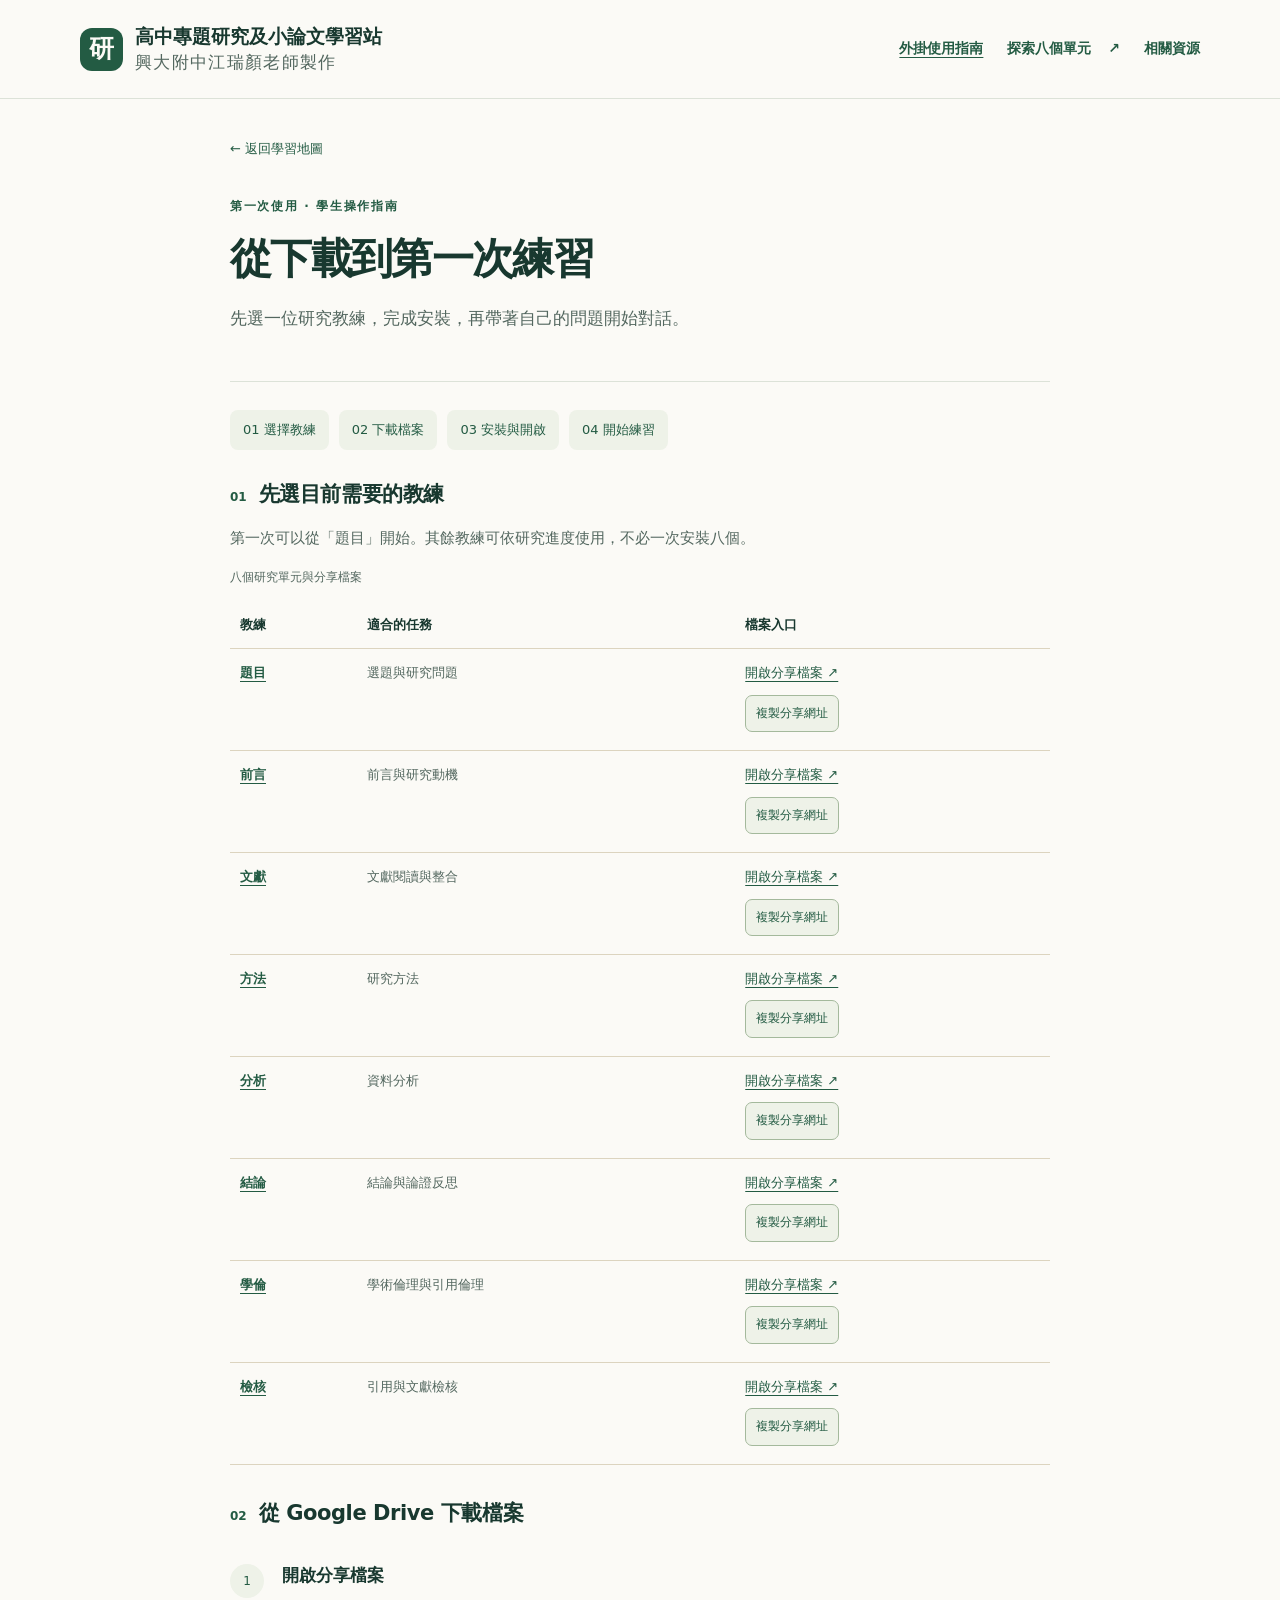
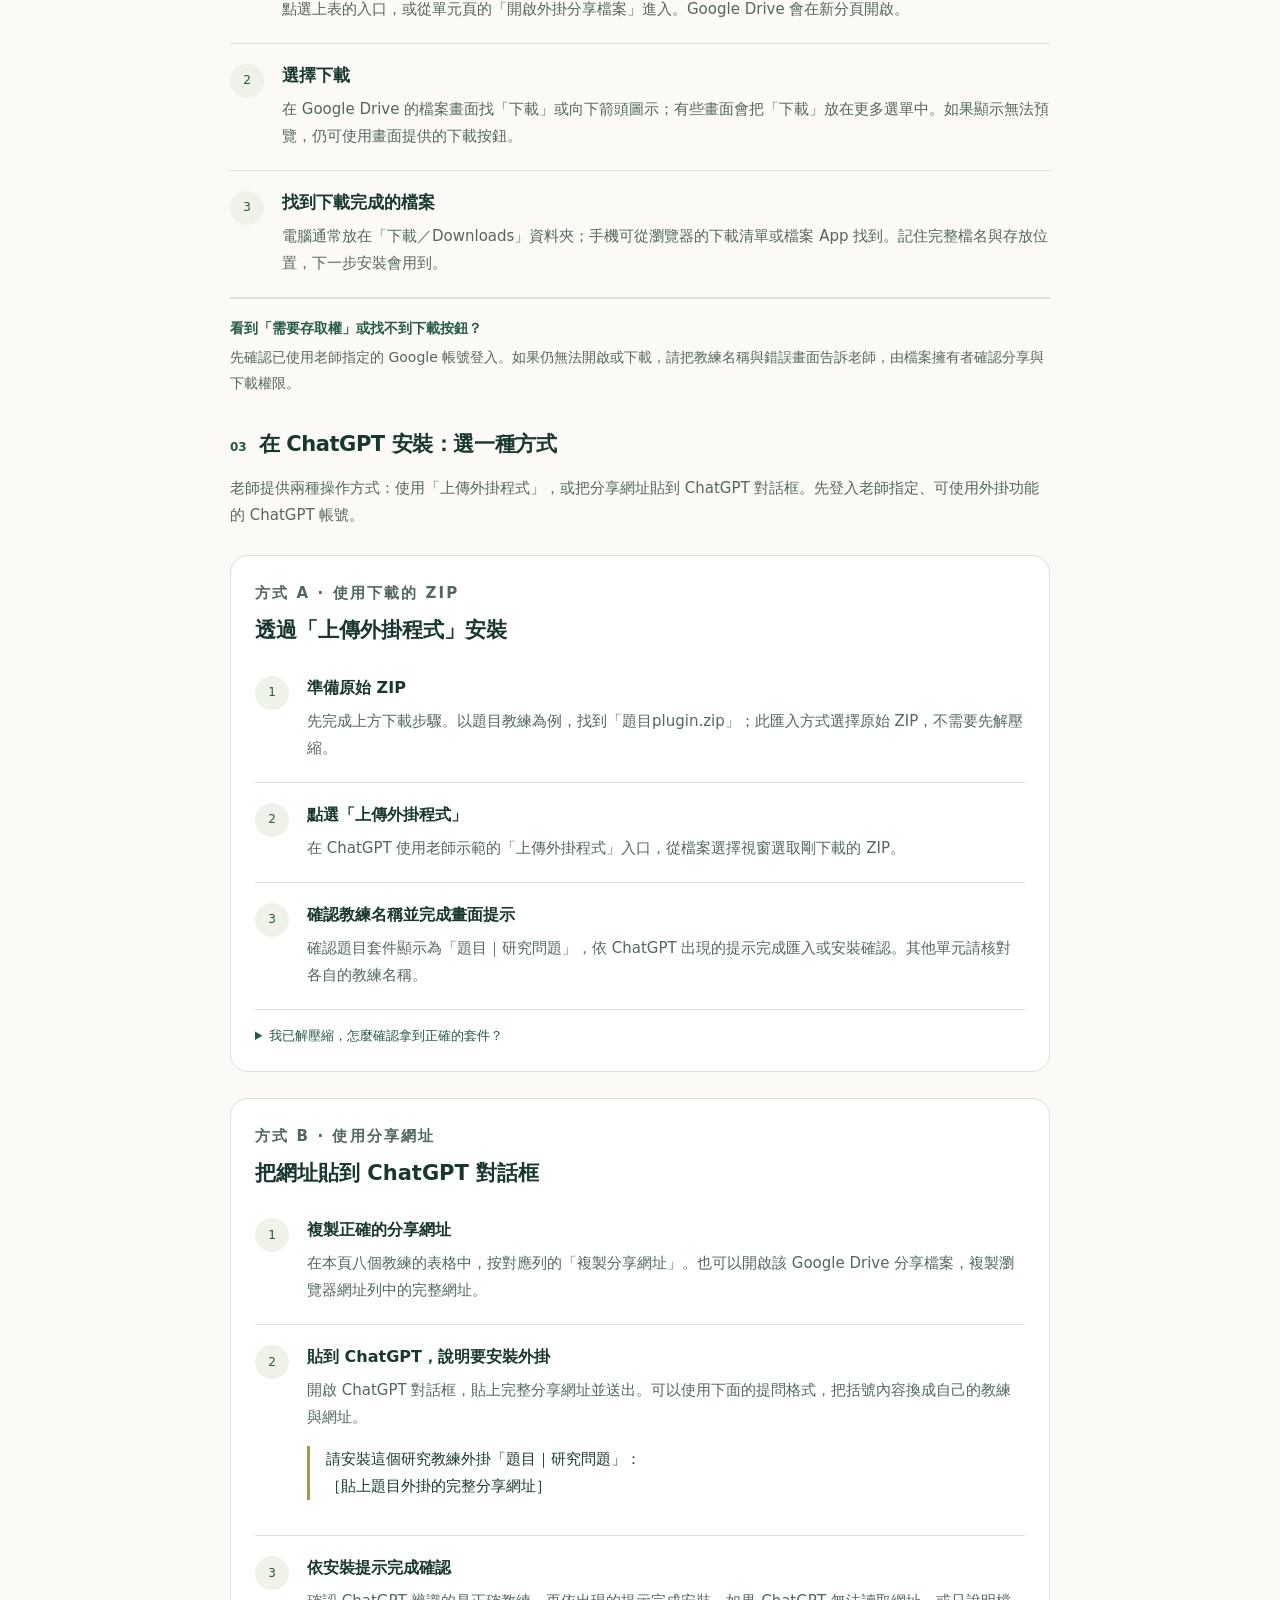
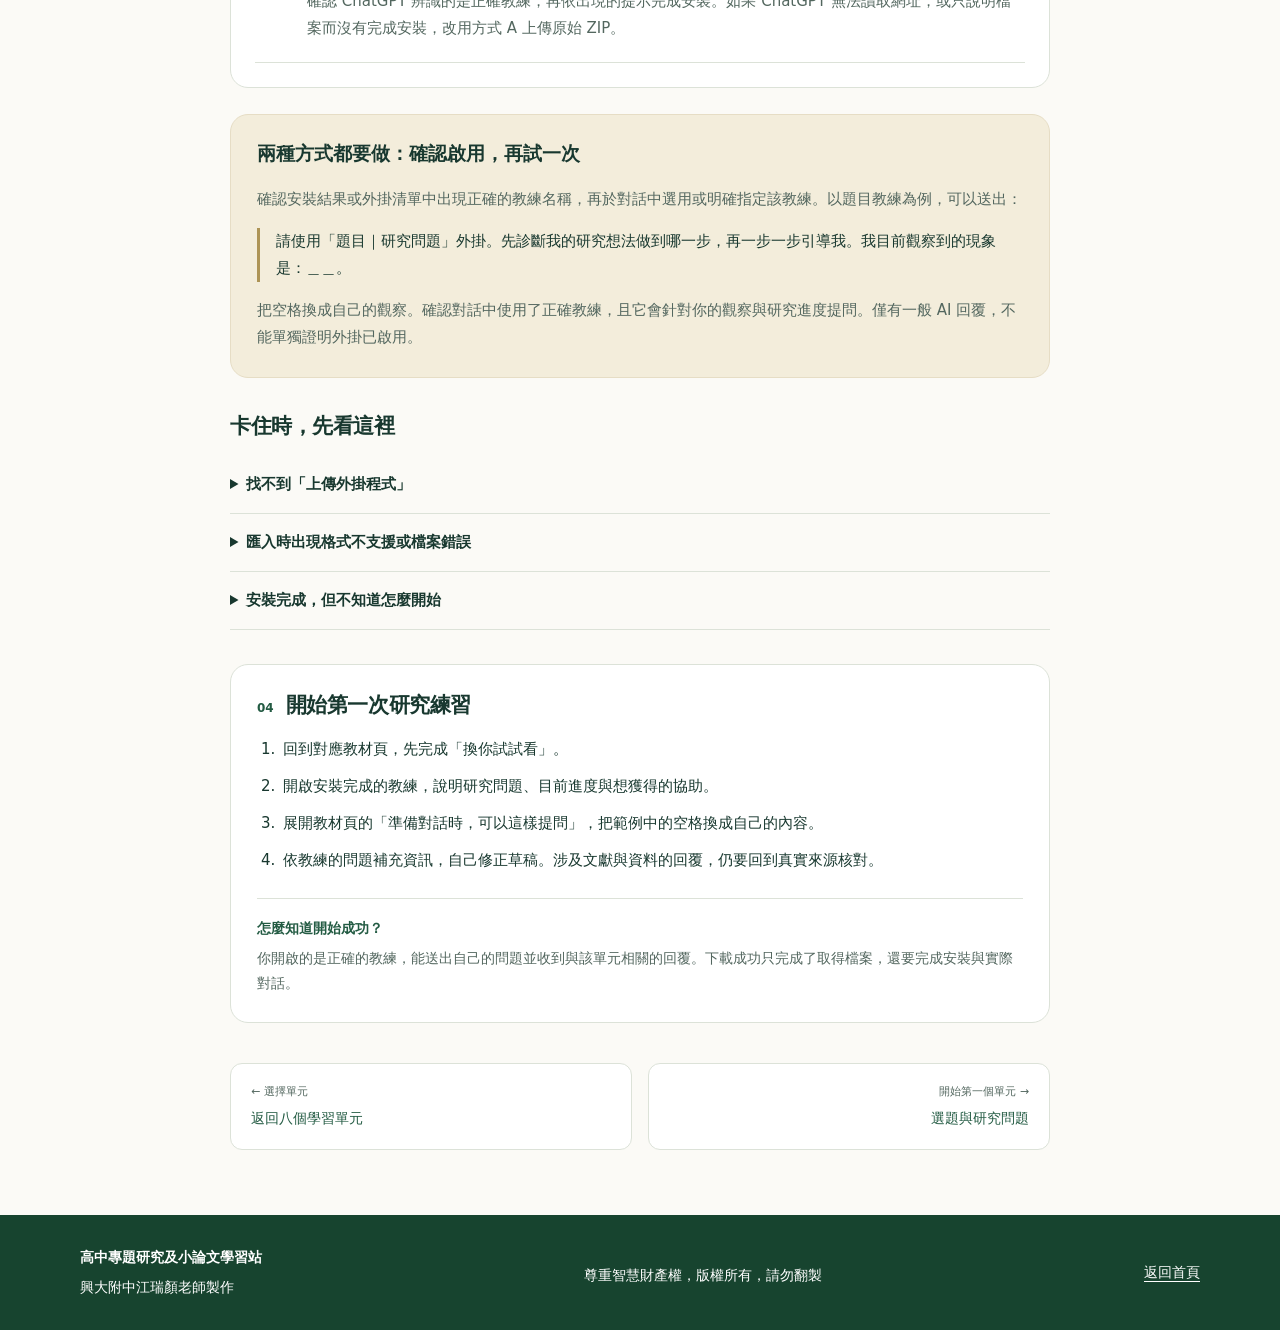
<file: guide.html>
<!doctype html>
<html lang="zh-Hant">
<head>
  <meta charset="utf-8">
  <meta name="viewport" content="width=device-width, initial-scale=1">
  <meta name="description" content="學生使用指南：選擇研究教練、下載分享檔案、安裝後開始研究練習。">
  <meta name="color-scheme" content="light">
  <title>第一次使用外掛｜高中專題研究及小論文學習站</title>
  <link rel="stylesheet" href="assets/styles.css?v=20261009-open-book">
  <script src="assets/plugin-links.js" defer></script>
  <script src="assets/site.js" defer></script>
</head>
<body>
  <a class="skip-link" href="#main">跳到主要內容</a>
  <header class="site-header"><div class="container header-inner">
    <a class="brand" href="index.html"><span class="brand-mark" aria-hidden="true">研</span><span>高中專題研究及小論文學習站<small>興大附中江瑞顏老師製作</small></span></a>
    <nav class="header-actions" aria-label="主要導覽"><a class="header-link" href="guide.html" aria-current="page">外掛使用指南</a><a class="header-link" href="index.html#learning-units">探索八個單元 <span aria-hidden="true">↗</span></a><a class="header-link" href="index.html#resources">相關資源</a></nav>
  </div></header>

  <main id="main" class="container student-guide">
    <a class="back-link" href="index.html#learning-units">← 返回學習地圖</a>
    <header class="lesson-heading"><p class="eyebrow">第一次使用 · 學生操作指南</p><h1>從下載到第一次練習</h1><p class="lesson-intro">先選一位研究教練，完成安裝，再帶著自己的問題開始對話。</p></header>
    <nav class="guide-toc" aria-label="本頁步驟"><a href="#choose">01 選擇教練</a><a href="#download">02 下載檔案</a><a href="#install">03 安裝與開啟</a><a href="#practice">04 開始練習</a></nav>
    <section id="choose" class="lesson-section" aria-labelledby="choose-heading"><div class="lesson-section-heading"><span>01</span><h2 id="choose-heading">先選目前需要的教練</h2></div><p>第一次可以從「題目」開始。其餘教練可依研究進度使用，不必一次安裝八個。</p><div class="table-scroll"><table><caption>八個研究單元與分享檔案</caption><thead><tr><th scope="col">教練</th><th scope="col">適合的任務</th><th scope="col">檔案入口</th></tr></thead><tbody><tr data-plugin="topic"><th scope="row"><a href="topic.html">題目</a></th><td>選題與研究問題</td><td><a data-plugin-link hidden target="_blank" rel="noopener noreferrer">開啟分享檔案 ↗</a><button class="copy-link-button" type="button" data-plugin-copy hidden>複製分享網址</button><input type="text" data-plugin-url readonly hidden aria-label="分享網址，可手動複製"><span class="copy-feedback" data-copy-status role="status"></span><span data-plugin-status>分享檔案尚未設定</span></td></tr>
<tr data-plugin="introduction"><th scope="row"><a href="introduction.html">前言</a></th><td>前言與研究動機</td><td><a data-plugin-link hidden target="_blank" rel="noopener noreferrer">開啟分享檔案 ↗</a><button class="copy-link-button" type="button" data-plugin-copy hidden>複製分享網址</button><input type="text" data-plugin-url readonly hidden aria-label="分享網址，可手動複製"><span class="copy-feedback" data-copy-status role="status"></span><span data-plugin-status>分享檔案尚未設定</span></td></tr>
<tr data-plugin="literature"><th scope="row"><a href="literature.html">文獻</a></th><td>文獻閱讀與整合</td><td><a data-plugin-link hidden target="_blank" rel="noopener noreferrer">開啟分享檔案 ↗</a><button class="copy-link-button" type="button" data-plugin-copy hidden>複製分享網址</button><input type="text" data-plugin-url readonly hidden aria-label="分享網址，可手動複製"><span class="copy-feedback" data-copy-status role="status"></span><span data-plugin-status>分享檔案尚未設定</span></td></tr>
<tr data-plugin="methods"><th scope="row"><a href="methods.html">方法</a></th><td>研究方法</td><td><a data-plugin-link hidden target="_blank" rel="noopener noreferrer">開啟分享檔案 ↗</a><button class="copy-link-button" type="button" data-plugin-copy hidden>複製分享網址</button><input type="text" data-plugin-url readonly hidden aria-label="分享網址，可手動複製"><span class="copy-feedback" data-copy-status role="status"></span><span data-plugin-status>分享檔案尚未設定</span></td></tr>
<tr data-plugin="analysis"><th scope="row"><a href="analysis.html">分析</a></th><td>資料分析</td><td><a data-plugin-link hidden target="_blank" rel="noopener noreferrer">開啟分享檔案 ↗</a><button class="copy-link-button" type="button" data-plugin-copy hidden>複製分享網址</button><input type="text" data-plugin-url readonly hidden aria-label="分享網址，可手動複製"><span class="copy-feedback" data-copy-status role="status"></span><span data-plugin-status>分享檔案尚未設定</span></td></tr>
<tr data-plugin="conclusion"><th scope="row"><a href="conclusion.html">結論</a></th><td>結論與論證反思</td><td><a data-plugin-link hidden target="_blank" rel="noopener noreferrer">開啟分享檔案 ↗</a><button class="copy-link-button" type="button" data-plugin-copy hidden>複製分享網址</button><input type="text" data-plugin-url readonly hidden aria-label="分享網址，可手動複製"><span class="copy-feedback" data-copy-status role="status"></span><span data-plugin-status>分享檔案尚未設定</span></td></tr>
<tr data-plugin="ethics"><th scope="row"><a href="ethics.html">學倫</a></th><td>學術倫理與引用倫理</td><td><a data-plugin-link hidden target="_blank" rel="noopener noreferrer">開啟分享檔案 ↗</a><button class="copy-link-button" type="button" data-plugin-copy hidden>複製分享網址</button><input type="text" data-plugin-url readonly hidden aria-label="分享網址，可手動複製"><span class="copy-feedback" data-copy-status role="status"></span><span data-plugin-status>分享檔案尚未設定</span></td></tr>
<tr data-plugin="audit"><th scope="row"><a href="audit.html">檢核</a></th><td>引用與文獻檢核</td><td><a data-plugin-link hidden target="_blank" rel="noopener noreferrer">開啟分享檔案 ↗</a><button class="copy-link-button" type="button" data-plugin-copy hidden>複製分享網址</button><input type="text" data-plugin-url readonly hidden aria-label="分享網址，可手動複製"><span class="copy-feedback" data-copy-status role="status"></span><span data-plugin-status>分享檔案尚未設定</span></td></tr></tbody></table></div></section>
    <section id="download" class="lesson-section" aria-labelledby="download-heading"><div class="lesson-section-heading"><span>02</span><h2 id="download-heading">從 Google Drive 下載檔案</h2></div><ol class="lesson-steps"><li><span class="step-number" aria-hidden="true">1</span><div><h3>開啟分享檔案</h3><p>點選上表的入口，或從單元頁的「開啟外掛分享檔案」進入。Google Drive 會在新分頁開啟。</p></div></li><li><span class="step-number" aria-hidden="true">2</span><div><h3>選擇下載</h3><p>在 Google Drive 的檔案畫面找「下載」或向下箭頭圖示；有些畫面會把「下載」放在更多選單中。如果顯示無法預覽，仍可使用畫面提供的下載按鈕。</p></div></li><li><span class="step-number" aria-hidden="true">3</span><div><h3>找到下載完成的檔案</h3><p>電腦通常放在「下載／Downloads」資料夾；手機可從瀏覽器的下載清單或檔案 App 找到。記住完整檔名與存放位置，下一步安裝會用到。</p></div></li></ol><div class="reflection"><h3>看到「需要存取權」或找不到下載按鈕？</h3><p>先確認已使用老師指定的 Google 帳號登入。如果仍無法開啟或下載，請把教練名稱與錯誤畫面告訴老師，由檔案擁有者確認分享與下載權限。</p></div></section>

    <section id="install" class="lesson-section" aria-labelledby="install-heading">
      <div class="lesson-section-heading"><span>03</span><h2 id="install-heading">在 ChatGPT 安裝：選一種方式</h2></div>
      <p>老師提供兩種操作方式：使用「上傳外掛程式」，或把分享網址貼到 ChatGPT 對話框。先登入老師指定、可使用外掛功能的 ChatGPT 帳號。</p>
      <section class="installation-route" aria-labelledby="upload-heading"><p class="eyebrow">方式 A · 使用下載的 ZIP</p><h3 id="upload-heading">透過「上傳外掛程式」安裝</h3>
        <ol class="lesson-steps">
          <li><span class="step-number" aria-hidden="true">1</span><div><h4>準備原始 ZIP</h4><p>先完成上方下載步驟。以題目教練為例，找到「題目plugin.zip」；此匯入方式選擇原始 ZIP，不需要先解壓縮。</p></div></li>
          <li><span class="step-number" aria-hidden="true">2</span><div><h4>點選「上傳外掛程式」</h4><p>在 ChatGPT 使用老師示範的「上傳外掛程式」入口，從檔案選擇視窗選取剛下載的 ZIP。</p></div></li>
          <li><span class="step-number" aria-hidden="true">3</span><div><h4>確認教練名稱並完成畫面提示</h4><p>確認題目套件顯示為「題目｜研究問題」，依 ChatGPT 出現的提示完成匯入或安裝確認。其他單元請核對各自的教練名稱。</p></div></li>
        </ol>
        <details class="package-details"><summary>我已解壓縮，怎麼確認拿到正確的套件？</summary><p>題目套件已核對為版本 0.1.2，包含以下結構。安裝時仍可回到下載資料夾選取原始 ZIP。</p><pre aria-label="題目外掛套件檔案結構">plugin.json
.codex-plugin/
  plugin.json
skills/
  instructions/
    SKILL.md</pre><p>請保留資料夾中的隱藏檔案與原始結構。若已找不到 ZIP，可從本頁檔案入口重新下載。</p></details>
      </section>
      <section class="installation-route" aria-labelledby="link-heading"><p class="eyebrow">方式 B · 使用分享網址</p><h3 id="link-heading">把網址貼到 ChatGPT 對話框</h3>
        <ol class="lesson-steps">
          <li><span class="step-number" aria-hidden="true">1</span><div><h4>複製正確的分享網址</h4><p>在本頁八個教練的表格中，按對應列的「複製分享網址」。也可以開啟該 Google Drive 分享檔案，複製瀏覽器網址列中的完整網址。</p></div></li>
          <li><span class="step-number" aria-hidden="true">2</span><div><h4>貼到 ChatGPT，說明要安裝外掛</h4><p>開啟 ChatGPT 對話框，貼上完整分享網址並送出。可以使用下面的提問格式，把括號內容換成自己的教練與網址。</p><blockquote>請安裝這個研究教練外掛「題目｜研究問題」：<br>［貼上題目外掛的完整分享網址］</blockquote></div></li>
          <li><span class="step-number" aria-hidden="true">3</span><div><h4>依安裝提示完成確認</h4><p>確認 ChatGPT 辨識的是正確教練，再依出現的提示完成安裝。如果 ChatGPT 無法讀取網址，或只說明檔案而沒有完成安裝，改用方式 A 上傳原始 ZIP。</p></div></li>
        </ol>
      </section>
      <div class="example-box"><h3>兩種方式都要做：確認啟用，再試一次</h3><p>確認安裝結果或外掛清單中出現正確的教練名稱，再於對話中選用或明確指定該教練。以題目教練為例，可以送出：</p><blockquote>請使用「題目｜研究問題」外掛。先診斷我的研究想法做到哪一步，再一步一步引導我。我目前觀察到的現象是：＿＿。</blockquote><p>把空格換成自己的觀察。確認對話中使用了正確教練，且它會針對你的觀察與研究進度提問。僅有一般 AI 回覆，不能單獨證明外掛已啟用。</p></div>
    </section>
    <section id="troubleshooting" class="lesson-section" aria-labelledby="troubleshooting-heading"><h2 id="troubleshooting-heading">卡住時，先看這裡</h2>
      <details class="guide-faq"><summary>找不到「上傳外掛程式」</summary><p>先確認登入老師指定的 ChatGPT 帳號。可嘗試方式 B 貼上分享網址；若仍沒有外掛安裝提示，記錄畫面並請老師確認帳號或介面是否提供此外掛功能。</p></details>
      <details class="guide-faq"><summary>匯入時出現格式不支援或檔案錯誤</summary><p>確認選擇的是下載完整的原始 ZIP，而不是 Google Drive 預覽網頁或單一 plugin.json。若仍失敗，記錄錯誤文字與檔名，請老師確認套件版本及匯入介面的相容性。</p></details>
      <details class="guide-faq"><summary>安裝完成，但不知道怎麼開始</summary><p>先確認 ChatGPT 顯示安裝完成或教練名稱已出現在外掛清單，再選用或在提問中指定它。回到單元教材，完成練習並使用「準備對話時，可以這樣提問」作為開場。</p></details>
    </section>

    <section id="practice" class="exercise-box lesson-section" aria-labelledby="practice-heading"><div class="lesson-section-heading"><span>04</span><h2 id="practice-heading">開始第一次研究練習</h2></div><ol><li>回到對應教材頁，先完成「換你試試看」。</li><li>開啟安裝完成的教練，說明研究問題、目前進度與想獲得的協助。</li><li>展開教材頁的「準備對話時，可以這樣提問」，把範例中的空格換成自己的內容。</li><li>依教練的問題補充資訊，自己修正草稿。涉及文獻與資料的回覆，仍要回到真實來源核對。</li></ol><div class="reflection"><h3>怎麼知道開始成功？</h3><p>你開啟的是正確的教練，能送出自己的問題並收到與該單元相關的回覆。下載成功只完成了取得檔案，還要完成安裝與實際對話。</p></div></section>
    <nav class="lesson-pagination" aria-label="開始教材練習"><a href="index.html#learning-units"><small>← 選擇單元</small><span>返回八個學習單元</span></a><a class="next-unit" href="topic.html"><small>開始第一個單元 →</small><span>選題與研究問題</span></a></nav>
  </main>
<footer class="site-footer"><div class="container footer-inner"><div class="footer-brand"><p>高中專題研究及小論文學習站</p><small class="creator-credit">興大附中江瑞顏老師製作</small></div><div class="footer-message"><p class="copyright-notice">尊重智慧財產權，版權所有，請勿翻製</p></div><a href="index.html">返回首頁</a></div></footer>
</body>
</html>
</file>
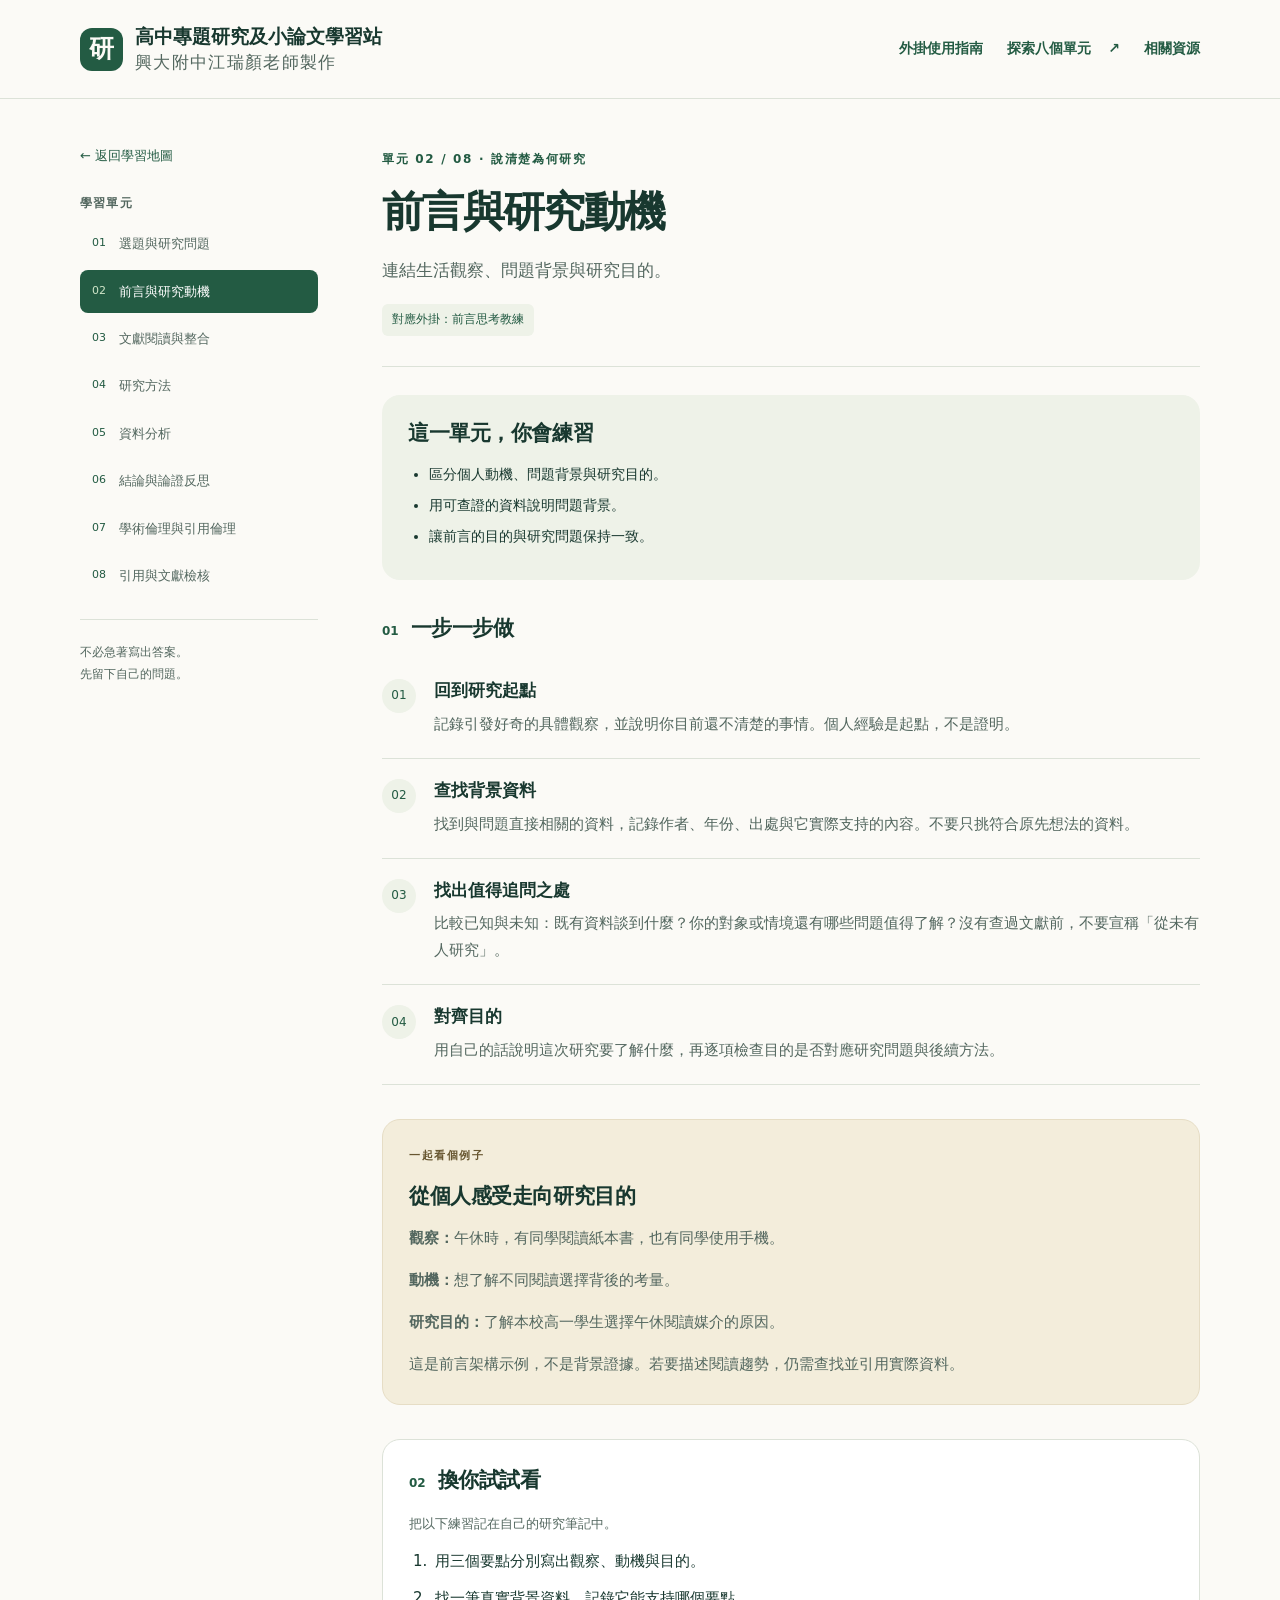
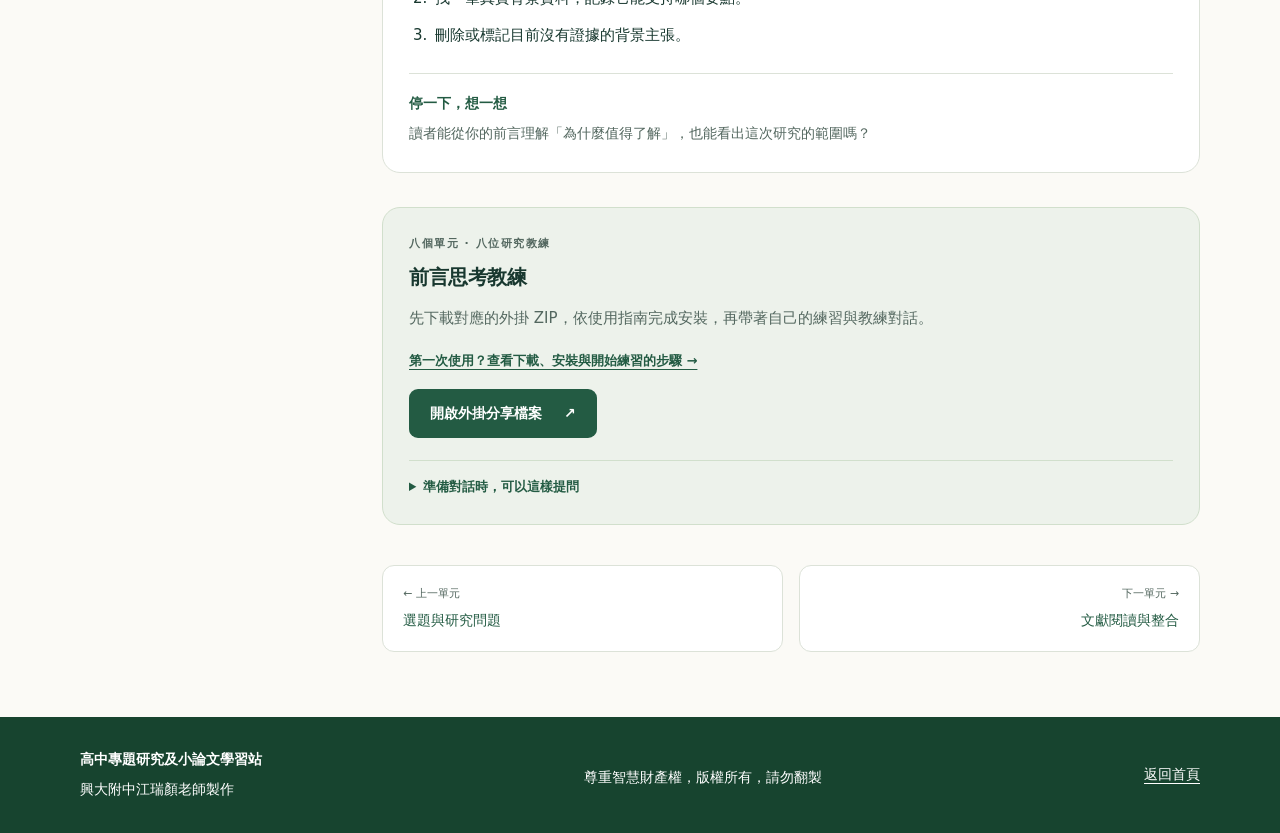
<file: introduction.html>
<!doctype html>
<html lang="zh-Hant">
<head>
  <meta charset="utf-8">
  <meta name="viewport" content="width=device-width, initial-scale=1">
  <meta name="description" content="連結生活觀察、問題背景與研究目的。">
  <meta name="color-scheme" content="light">
  <title>前言與研究動機｜高中專題研究及小論文學習站</title>
  <link rel="stylesheet" href="assets/styles.css?v=20261009-open-book">
  <script src="assets/plugin-links.js" defer></script>
  <script src="assets/site.js" defer></script>
</head>
<body>
  <a class="skip-link" href="#main">跳到主要內容</a>
  <header class="site-header"><div class="container header-inner">
    <a class="brand" href="index.html"><span class="brand-mark" aria-hidden="true">研</span><span>高中專題研究及小論文學習站<small>興大附中江瑞顏老師製作</small></span></a>
    <nav class="header-actions" aria-label="主要導覽"><a class="header-link" href="guide.html">外掛使用指南</a><a class="header-link" href="index.html#learning-units">探索八個單元 <span aria-hidden="true">↗</span></a><a class="header-link" href="index.html#resources">相關資源</a></nav>
  </div></header>
  <main id="main" class="container lesson-layout">
    <aside class="lesson-sidebar"><a class="back-link" href="index.html#learning-units">← 返回學習地圖</a><nav aria-label="八個學習單元"><h2>學習單元</h2><ol><li><a href="topic.html"><span>01</span>選題與研究問題</a></li>
<li><a href="introduction.html" aria-current="page"><span>02</span>前言與研究動機</a></li>
<li><a href="literature.html"><span>03</span>文獻閱讀與整合</a></li>
<li><a href="methods.html"><span>04</span>研究方法</a></li>
<li><a href="analysis.html"><span>05</span>資料分析</a></li>
<li><a href="conclusion.html"><span>06</span>結論與論證反思</a></li>
<li><a href="ethics.html"><span>07</span>學術倫理與引用倫理</a></li>
<li><a href="audit.html"><span>08</span>引用與文獻檢核</a></li></ol></nav><p class="sidebar-note">不必急著寫出答案。<br>先留下自己的問題。</p></aside>
    <article class="lesson-content">
      <header class="lesson-heading"><p class="eyebrow">單元 02 / 08 · 說清楚為何研究</p><h1>前言與研究動機</h1><p class="lesson-intro">連結生活觀察、問題背景與研究目的。</p><span class="coach-label">對應外掛：前言思考教練</span></header>
      <section class="goals lesson-section" aria-labelledby="goals-heading"><h2 id="goals-heading">這一單元，你會練習</h2><ul><li>區分個人動機、問題背景與研究目的。</li><li>用可查證的資料說明問題背景。</li><li>讓前言的目的與研究問題保持一致。</li></ul></section>
      <section class="lesson-section" aria-labelledby="steps-heading"><div class="lesson-section-heading"><span>01</span><h2 id="steps-heading">一步一步做</h2></div><ol class="lesson-steps"><li><span class="step-number" aria-hidden="true">01</span><div><h3>回到研究起點</h3><p>記錄引發好奇的具體觀察，並說明你目前還不清楚的事情。個人經驗是起點，不是證明。</p></div></li><li><span class="step-number" aria-hidden="true">02</span><div><h3>查找背景資料</h3><p>找到與問題直接相關的資料，記錄作者、年份、出處與它實際支持的內容。不要只挑符合原先想法的資料。</p></div></li><li><span class="step-number" aria-hidden="true">03</span><div><h3>找出值得追問之處</h3><p>比較已知與未知：既有資料談到什麼？你的對象或情境還有哪些問題值得了解？沒有查過文獻前，不要宣稱「從未有人研究」。</p></div></li><li><span class="step-number" aria-hidden="true">04</span><div><h3>對齊目的</h3><p>用自己的話說明這次研究要了解什麼，再逐項檢查目的是否對應研究問題與後續方法。</p></div></li></ol></section>
      <section class="example-box lesson-section" aria-labelledby="example-heading"><p class="eyebrow">一起看個例子</p><h2 id="example-heading">從個人感受走向研究目的</h2><p><strong>觀察：</strong>午休時，有同學閱讀紙本書，也有同學使用手機。</p><p><strong>動機：</strong>想了解不同閱讀選擇背後的考量。</p><p><strong>研究目的：</strong>了解本校高一學生選擇午休閱讀媒介的原因。</p><p>這是前言架構示例，不是背景證據。若要描述閱讀趨勢，仍需查找並引用實際資料。</p></section>
      <section class="exercise-box lesson-section" aria-labelledby="exercise-heading"><div class="lesson-section-heading"><span>02</span><h2 id="exercise-heading">換你試試看</h2></div><p>把以下練習記在自己的研究筆記中。</p><ol><li>用三個要點分別寫出觀察、動機與目的。</li><li>找一筆真實背景資料，記錄它能支持哪個要點。</li><li>刪除或標記目前沒有證據的背景主張。</li></ol><div class="reflection"><h3>停一下，想一想</h3><p>讀者能從你的前言理解「為什麼值得了解」，也能看出這次研究的範圍嗎？</p></div></section>
      <section class="plugin-panel lesson-section" data-plugin="introduction" aria-labelledby="plugin-heading"><p class="eyebrow">八個單元 · 八位研究教練</p><h2 id="plugin-heading">前言思考教練</h2><p>先下載對應的外掛 ZIP，依使用指南完成安裝，再帶著自己的練習與教練對話。</p><p class="plugin-guide"><a href="guide.html#download">第一次使用？查看下載、安裝與開始練習的步驟 →</a></p><a class="button primary" data-plugin-link hidden target="_blank" rel="noopener noreferrer">開啟外掛分享檔案 <span aria-hidden="true">↗</span></a><p class="plugin-status" data-plugin-status>外掛分享網址尚未加入，目前可先完成本頁練習。</p><details><summary>準備對話時，可以這樣提問</summary><blockquote>我先提供自己的觀察、研究動機與目的。請幫我檢查三者是否連貫、哪些背景主張需要資料支持，並用提問引導我修改，不代寫前言。</blockquote></details></section>
      <nav class="lesson-pagination" aria-label="上一單元與下一單元"><a href="topic.html"><small>← 上一單元</small><span>選題與研究問題</span></a><a class="next-unit" href="literature.html"><small>下一單元 →</small><span>文獻閱讀與整合</span></a></nav>
    </article>
  </main>
<footer class="site-footer"><div class="container footer-inner"><div class="footer-brand"><p>高中專題研究及小論文學習站</p><small class="creator-credit">興大附中江瑞顏老師製作</small></div><div class="footer-message"><p class="copyright-notice">尊重智慧財產權，版權所有，請勿翻製</p></div><a href="index.html">返回首頁</a></div></footer>
</body>
</html>
</file>
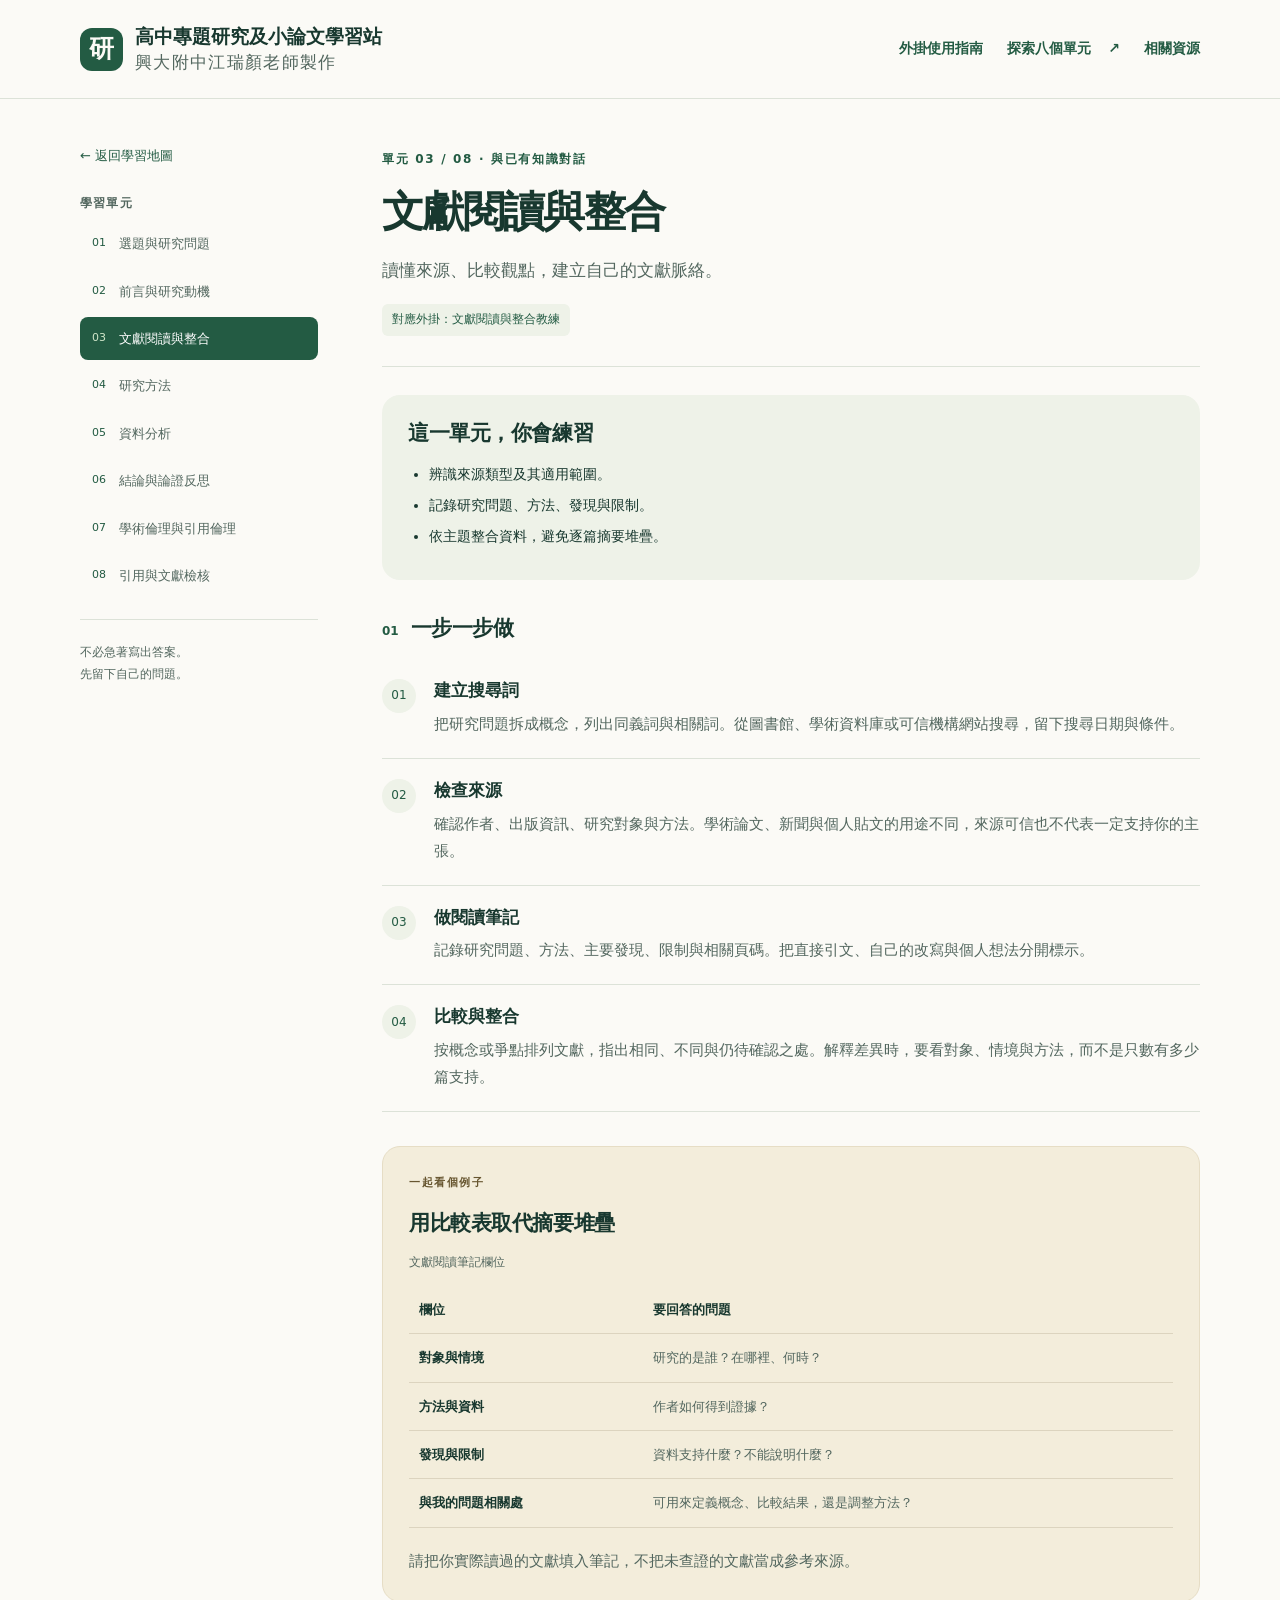
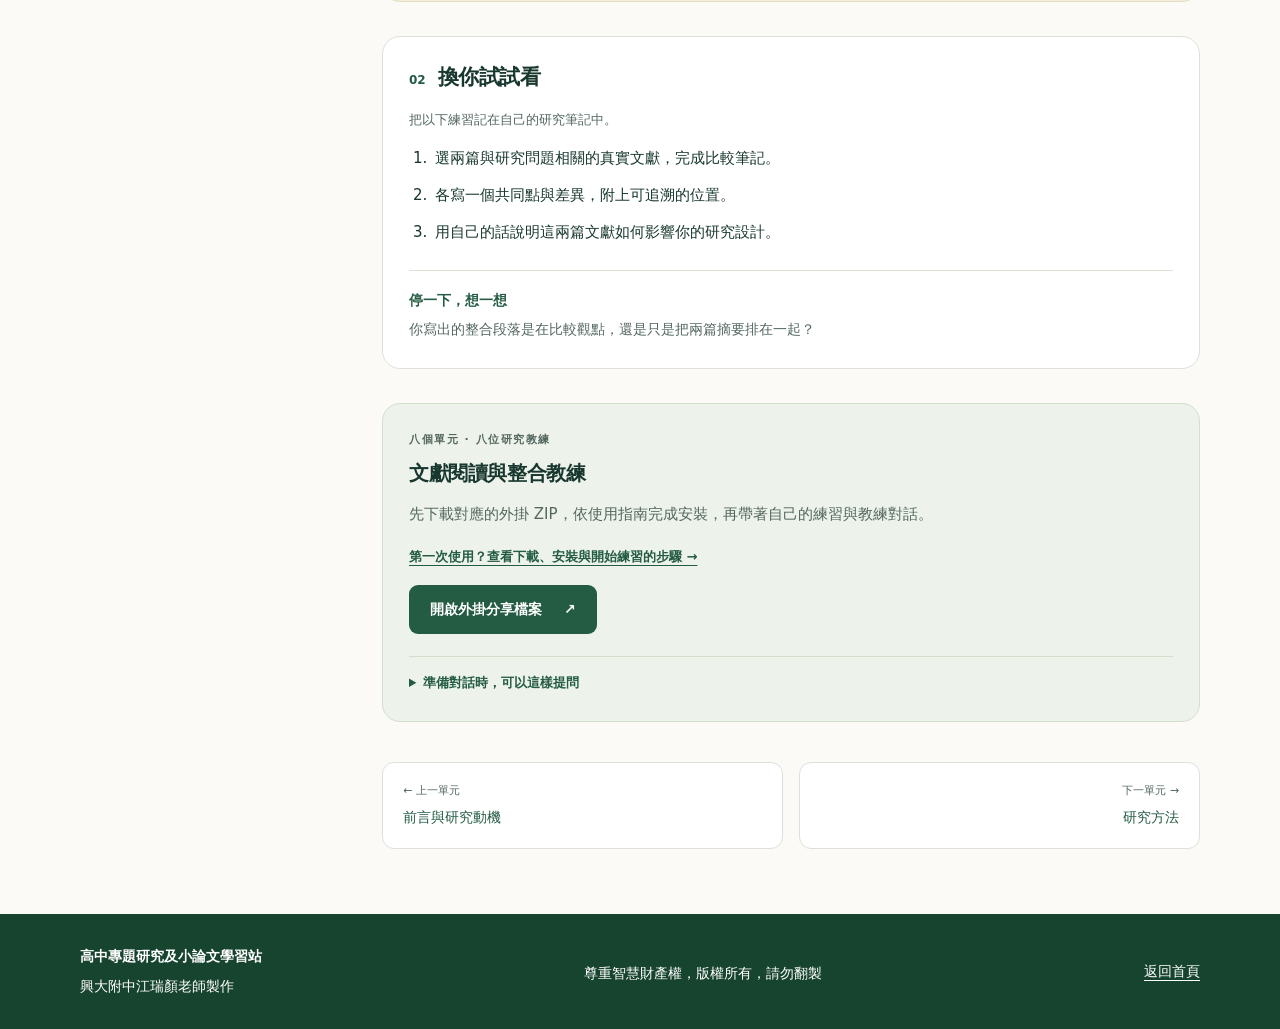
<file: literature.html>
<!doctype html>
<html lang="zh-Hant">
<head>
  <meta charset="utf-8">
  <meta name="viewport" content="width=device-width, initial-scale=1">
  <meta name="description" content="讀懂來源、比較觀點，建立自己的文獻脈絡。">
  <meta name="color-scheme" content="light">
  <title>文獻閱讀與整合｜高中專題研究及小論文學習站</title>
  <link rel="stylesheet" href="assets/styles.css?v=20261009-open-book">
  <script src="assets/plugin-links.js" defer></script>
  <script src="assets/site.js" defer></script>
</head>
<body>
  <a class="skip-link" href="#main">跳到主要內容</a>
  <header class="site-header"><div class="container header-inner">
    <a class="brand" href="index.html"><span class="brand-mark" aria-hidden="true">研</span><span>高中專題研究及小論文學習站<small>興大附中江瑞顏老師製作</small></span></a>
    <nav class="header-actions" aria-label="主要導覽"><a class="header-link" href="guide.html">外掛使用指南</a><a class="header-link" href="index.html#learning-units">探索八個單元 <span aria-hidden="true">↗</span></a><a class="header-link" href="index.html#resources">相關資源</a></nav>
  </div></header>
  <main id="main" class="container lesson-layout">
    <aside class="lesson-sidebar"><a class="back-link" href="index.html#learning-units">← 返回學習地圖</a><nav aria-label="八個學習單元"><h2>學習單元</h2><ol><li><a href="topic.html"><span>01</span>選題與研究問題</a></li>
<li><a href="introduction.html"><span>02</span>前言與研究動機</a></li>
<li><a href="literature.html" aria-current="page"><span>03</span>文獻閱讀與整合</a></li>
<li><a href="methods.html"><span>04</span>研究方法</a></li>
<li><a href="analysis.html"><span>05</span>資料分析</a></li>
<li><a href="conclusion.html"><span>06</span>結論與論證反思</a></li>
<li><a href="ethics.html"><span>07</span>學術倫理與引用倫理</a></li>
<li><a href="audit.html"><span>08</span>引用與文獻檢核</a></li></ol></nav><p class="sidebar-note">不必急著寫出答案。<br>先留下自己的問題。</p></aside>
    <article class="lesson-content">
      <header class="lesson-heading"><p class="eyebrow">單元 03 / 08 · 與已有知識對話</p><h1>文獻閱讀與整合</h1><p class="lesson-intro">讀懂來源、比較觀點，建立自己的文獻脈絡。</p><span class="coach-label">對應外掛：文獻閱讀與整合教練</span></header>
      <section class="goals lesson-section" aria-labelledby="goals-heading"><h2 id="goals-heading">這一單元，你會練習</h2><ul><li>辨識來源類型及其適用範圍。</li><li>記錄研究問題、方法、發現與限制。</li><li>依主題整合資料，避免逐篇摘要堆疊。</li></ul></section>
      <section class="lesson-section" aria-labelledby="steps-heading"><div class="lesson-section-heading"><span>01</span><h2 id="steps-heading">一步一步做</h2></div><ol class="lesson-steps"><li><span class="step-number" aria-hidden="true">01</span><div><h3>建立搜尋詞</h3><p>把研究問題拆成概念，列出同義詞與相關詞。從圖書館、學術資料庫或可信機構網站搜尋，留下搜尋日期與條件。</p></div></li><li><span class="step-number" aria-hidden="true">02</span><div><h3>檢查來源</h3><p>確認作者、出版資訊、研究對象與方法。學術論文、新聞與個人貼文的用途不同，來源可信也不代表一定支持你的主張。</p></div></li><li><span class="step-number" aria-hidden="true">03</span><div><h3>做閱讀筆記</h3><p>記錄研究問題、方法、主要發現、限制與相關頁碼。把直接引文、自己的改寫與個人想法分開標示。</p></div></li><li><span class="step-number" aria-hidden="true">04</span><div><h3>比較與整合</h3><p>按概念或爭點排列文獻，指出相同、不同與仍待確認之處。解釋差異時，要看對象、情境與方法，而不是只數有多少篇支持。</p></div></li></ol></section>
      <section class="example-box lesson-section" aria-labelledby="example-heading"><p class="eyebrow">一起看個例子</p><h2 id="example-heading">用比較表取代摘要堆疊</h2><div class="table-scroll"><table><caption>文獻閱讀筆記欄位</caption><thead><tr><th scope="col">欄位</th><th scope="col">要回答的問題</th></tr></thead><tbody><tr><th scope="row">對象與情境</th><td>研究的是誰？在哪裡、何時？</td></tr><tr><th scope="row">方法與資料</th><td>作者如何得到證據？</td></tr><tr><th scope="row">發現與限制</th><td>資料支持什麼？不能說明什麼？</td></tr><tr><th scope="row">與我的問題相關處</th><td>可用來定義概念、比較結果，還是調整方法？</td></tr></tbody></table></div><p>請把你實際讀過的文獻填入筆記，不把未查證的文獻當成參考來源。</p></section>
      <section class="exercise-box lesson-section" aria-labelledby="exercise-heading"><div class="lesson-section-heading"><span>02</span><h2 id="exercise-heading">換你試試看</h2></div><p>把以下練習記在自己的研究筆記中。</p><ol><li>選兩篇與研究問題相關的真實文獻，完成比較筆記。</li><li>各寫一個共同點與差異，附上可追溯的位置。</li><li>用自己的話說明這兩篇文獻如何影響你的研究設計。</li></ol><div class="reflection"><h3>停一下，想一想</h3><p>你寫出的整合段落是在比較觀點，還是只是把兩篇摘要排在一起？</p></div></section>
      <section class="plugin-panel lesson-section" data-plugin="literature" aria-labelledby="plugin-heading"><p class="eyebrow">八個單元 · 八位研究教練</p><h2 id="plugin-heading">文獻閱讀與整合教練</h2><p>先下載對應的外掛 ZIP，依使用指南完成安裝，再帶著自己的練習與教練對話。</p><p class="plugin-guide"><a href="guide.html#download">第一次使用？查看下載、安裝與開始練習的步驟 →</a></p><a class="button primary" data-plugin-link hidden target="_blank" rel="noopener noreferrer">開啟外掛分享檔案 <span aria-hidden="true">↗</span></a><p class="plugin-status" data-plugin-status>外掛分享網址尚未加入，目前可先完成本頁練習。</p><details><summary>準備對話時，可以這樣提問</summary><blockquote>我會提供兩篇已閱讀文獻的出處、閱讀筆記與相關段落。請協助我比較觀點、方法及限制，指出還需查證的地方，不編造文獻或代寫文獻探討。</blockquote></details></section>
      <nav class="lesson-pagination" aria-label="上一單元與下一單元"><a href="introduction.html"><small>← 上一單元</small><span>前言與研究動機</span></a><a class="next-unit" href="methods.html"><small>下一單元 →</small><span>研究方法</span></a></nav>
    </article>
  </main>
<footer class="site-footer"><div class="container footer-inner"><div class="footer-brand"><p>高中專題研究及小論文學習站</p><small class="creator-credit">興大附中江瑞顏老師製作</small></div><div class="footer-message"><p class="copyright-notice">尊重智慧財產權，版權所有，請勿翻製</p></div><a href="index.html">返回首頁</a></div></footer>
</body>
</html>
</file>
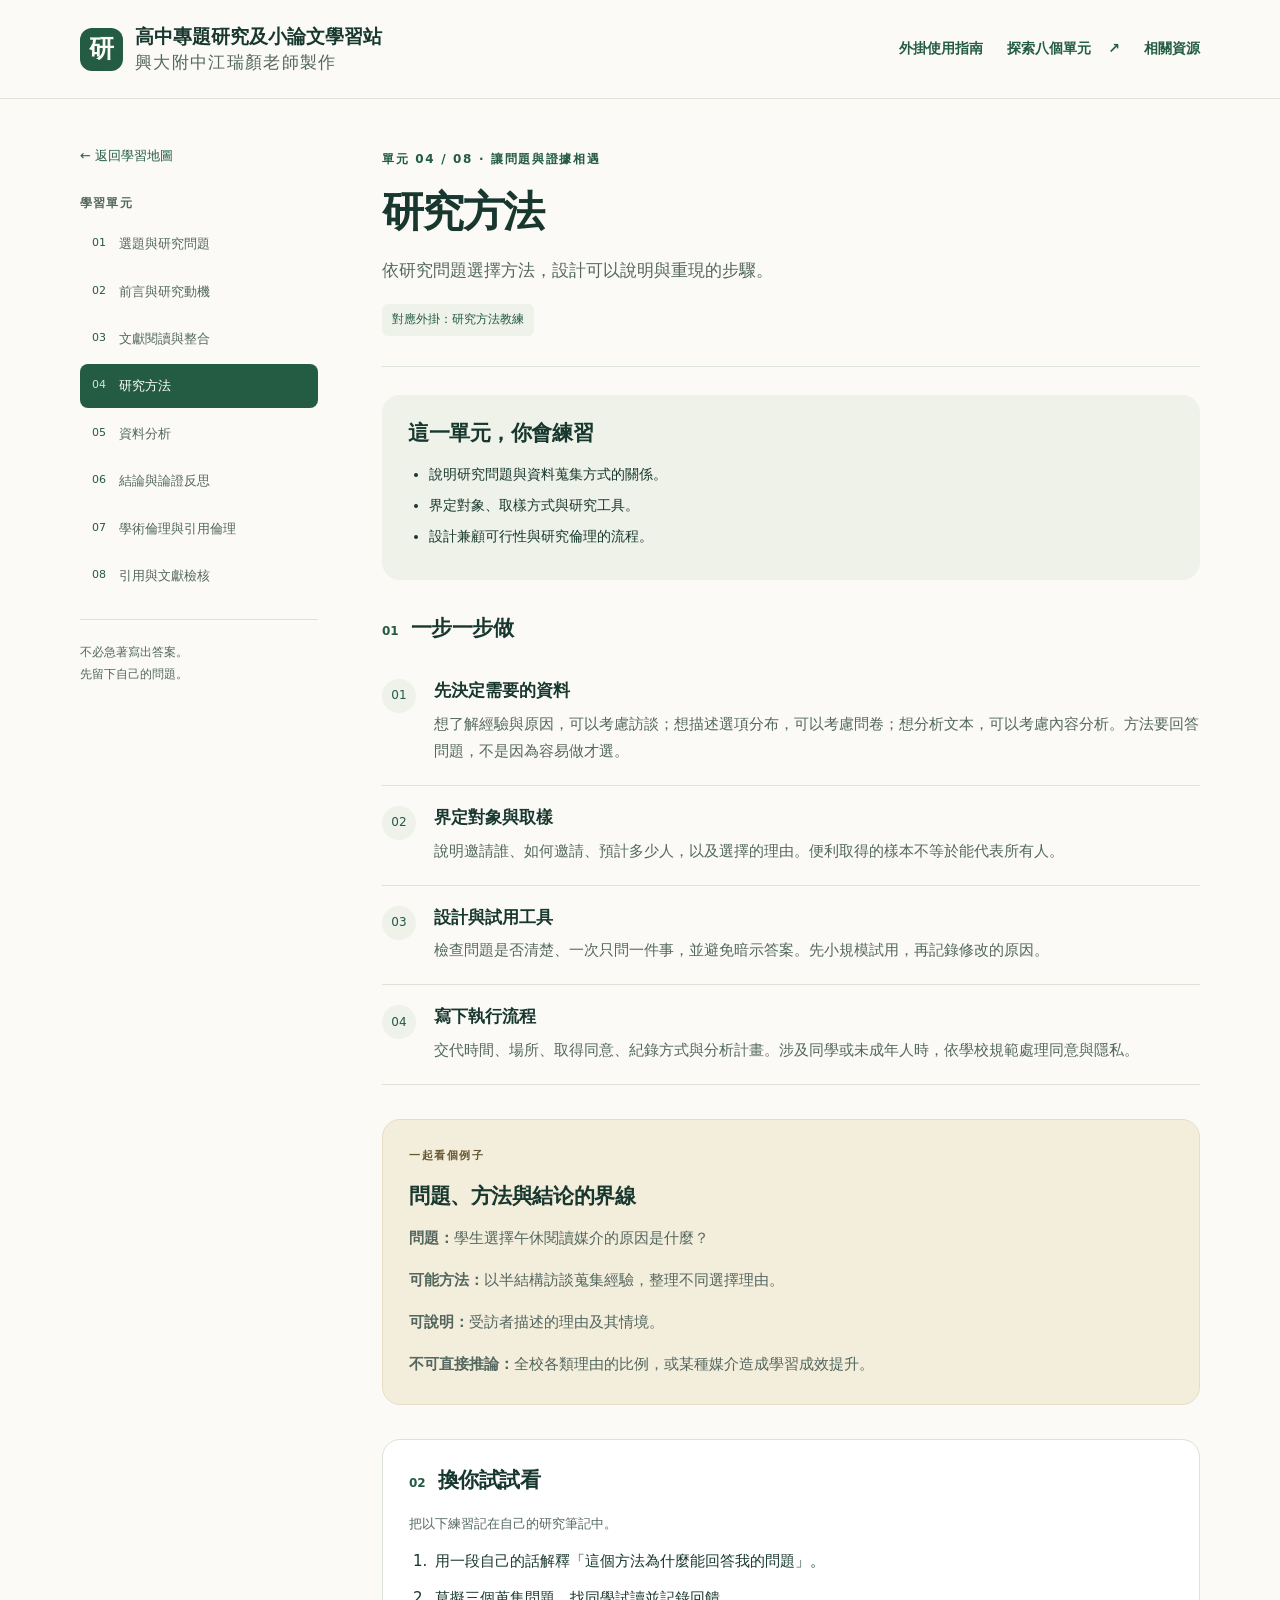
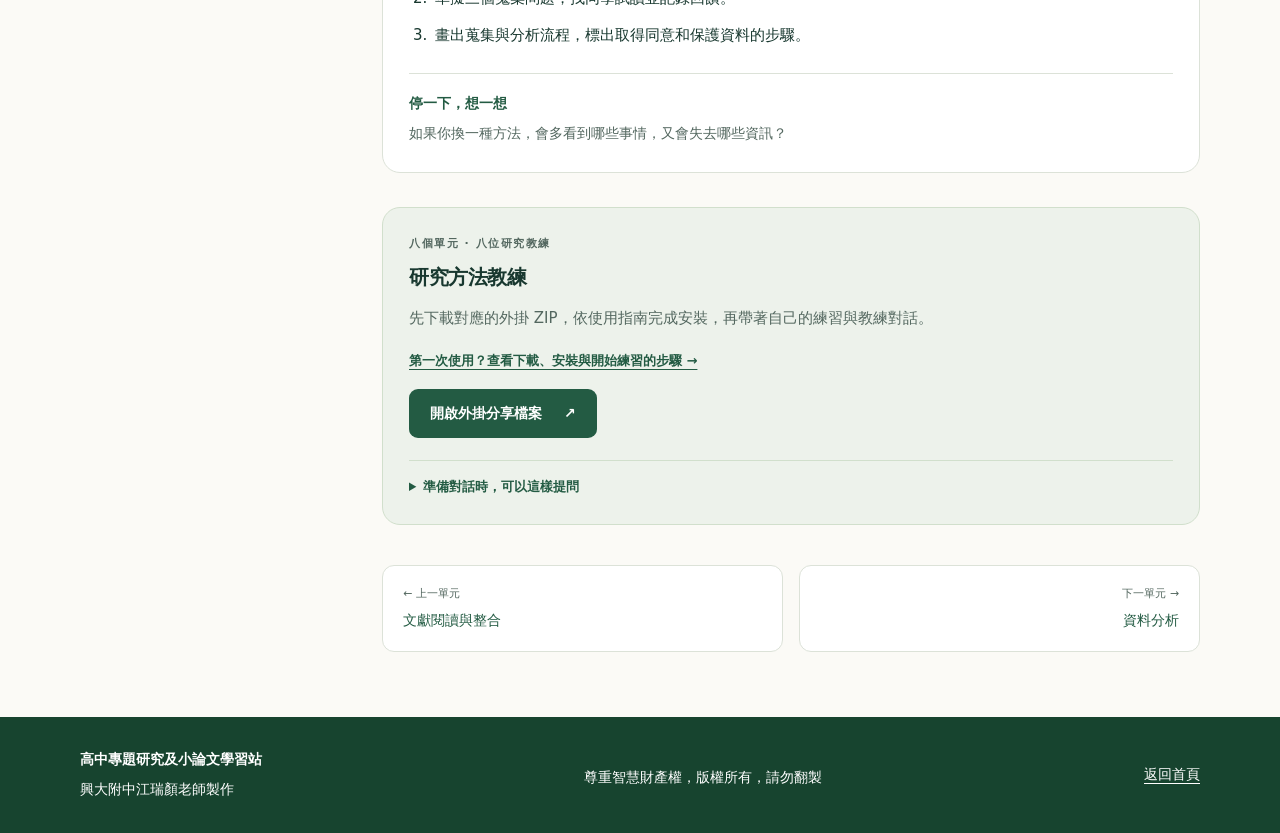
<file: methods.html>
<!doctype html>
<html lang="zh-Hant">
<head>
  <meta charset="utf-8">
  <meta name="viewport" content="width=device-width, initial-scale=1">
  <meta name="description" content="依研究問題選擇方法，設計可以說明與重現的步驟。">
  <meta name="color-scheme" content="light">
  <title>研究方法｜高中專題研究及小論文學習站</title>
  <link rel="stylesheet" href="assets/styles.css?v=20261009-open-book">
  <script src="assets/plugin-links.js" defer></script>
  <script src="assets/site.js" defer></script>
</head>
<body>
  <a class="skip-link" href="#main">跳到主要內容</a>
  <header class="site-header"><div class="container header-inner">
    <a class="brand" href="index.html"><span class="brand-mark" aria-hidden="true">研</span><span>高中專題研究及小論文學習站<small>興大附中江瑞顏老師製作</small></span></a>
    <nav class="header-actions" aria-label="主要導覽"><a class="header-link" href="guide.html">外掛使用指南</a><a class="header-link" href="index.html#learning-units">探索八個單元 <span aria-hidden="true">↗</span></a><a class="header-link" href="index.html#resources">相關資源</a></nav>
  </div></header>
  <main id="main" class="container lesson-layout">
    <aside class="lesson-sidebar"><a class="back-link" href="index.html#learning-units">← 返回學習地圖</a><nav aria-label="八個學習單元"><h2>學習單元</h2><ol><li><a href="topic.html"><span>01</span>選題與研究問題</a></li>
<li><a href="introduction.html"><span>02</span>前言與研究動機</a></li>
<li><a href="literature.html"><span>03</span>文獻閱讀與整合</a></li>
<li><a href="methods.html" aria-current="page"><span>04</span>研究方法</a></li>
<li><a href="analysis.html"><span>05</span>資料分析</a></li>
<li><a href="conclusion.html"><span>06</span>結論與論證反思</a></li>
<li><a href="ethics.html"><span>07</span>學術倫理與引用倫理</a></li>
<li><a href="audit.html"><span>08</span>引用與文獻檢核</a></li></ol></nav><p class="sidebar-note">不必急著寫出答案。<br>先留下自己的問題。</p></aside>
    <article class="lesson-content">
      <header class="lesson-heading"><p class="eyebrow">單元 04 / 08 · 讓問題與證據相遇</p><h1>研究方法</h1><p class="lesson-intro">依研究問題選擇方法，設計可以說明與重現的步驟。</p><span class="coach-label">對應外掛：研究方法教練</span></header>
      <section class="goals lesson-section" aria-labelledby="goals-heading"><h2 id="goals-heading">這一單元，你會練習</h2><ul><li>說明研究問題與資料蒐集方式的關係。</li><li>界定對象、取樣方式與研究工具。</li><li>設計兼顧可行性與研究倫理的流程。</li></ul></section>
      <section class="lesson-section" aria-labelledby="steps-heading"><div class="lesson-section-heading"><span>01</span><h2 id="steps-heading">一步一步做</h2></div><ol class="lesson-steps"><li><span class="step-number" aria-hidden="true">01</span><div><h3>先決定需要的資料</h3><p>想了解經驗與原因，可以考慮訪談；想描述選項分布，可以考慮問卷；想分析文本，可以考慮內容分析。方法要回答問題，不是因為容易做才選。</p></div></li><li><span class="step-number" aria-hidden="true">02</span><div><h3>界定對象與取樣</h3><p>說明邀請誰、如何邀請、預計多少人，以及選擇的理由。便利取得的樣本不等於能代表所有人。</p></div></li><li><span class="step-number" aria-hidden="true">03</span><div><h3>設計與試用工具</h3><p>檢查問題是否清楚、一次只問一件事，並避免暗示答案。先小規模試用，再記錄修改的原因。</p></div></li><li><span class="step-number" aria-hidden="true">04</span><div><h3>寫下執行流程</h3><p>交代時間、場所、取得同意、紀錄方式與分析計畫。涉及同學或未成年人時，依學校規範處理同意與隱私。</p></div></li></ol></section>
      <section class="example-box lesson-section" aria-labelledby="example-heading"><p class="eyebrow">一起看個例子</p><h2 id="example-heading">問題、方法與結论的界線</h2><p><strong>問題：</strong>學生選擇午休閱讀媒介的原因是什麼？</p><p><strong>可能方法：</strong>以半結構訪談蒐集經驗，整理不同選擇理由。</p><p><strong>可說明：</strong>受訪者描述的理由及其情境。</p><p><strong>不可直接推論：</strong>全校各類理由的比例，或某種媒介造成學習成效提升。</p></section>
      <section class="exercise-box lesson-section" aria-labelledby="exercise-heading"><div class="lesson-section-heading"><span>02</span><h2 id="exercise-heading">換你試試看</h2></div><p>把以下練習記在自己的研究筆記中。</p><ol><li>用一段自己的話解釋「這個方法為什麼能回答我的問題」。</li><li>草擬三個蒐集問題，找同學試讀並記錄回饋。</li><li>畫出蒐集與分析流程，標出取得同意和保護資料的步驟。</li></ol><div class="reflection"><h3>停一下，想一想</h3><p>如果你換一種方法，會多看到哪些事情，又會失去哪些資訊？</p></div></section>
      <section class="plugin-panel lesson-section" data-plugin="methods" aria-labelledby="plugin-heading"><p class="eyebrow">八個單元 · 八位研究教練</p><h2 id="plugin-heading">研究方法教練</h2><p>先下載對應的外掛 ZIP，依使用指南完成安裝，再帶著自己的練習與教練對話。</p><p class="plugin-guide"><a href="guide.html#download">第一次使用？查看下載、安裝與開始練習的步驟 →</a></p><a class="button primary" data-plugin-link hidden target="_blank" rel="noopener noreferrer">開啟外掛分享檔案 <span aria-hidden="true">↗</span></a><p class="plugin-status" data-plugin-status>外掛分享網址尚未加入，目前可先完成本頁練習。</p><details><summary>準備對話時，可以這樣提問</summary><blockquote>我的研究問題是＿＿，預計方法是＿＿，可用時間與資源是＿＿。請檢查問題、取樣與工具是否相符，指出可行性和倫理上的疑點，讓我自己決定修正方案。</blockquote></details></section>
      <nav class="lesson-pagination" aria-label="上一單元與下一單元"><a href="literature.html"><small>← 上一單元</small><span>文獻閱讀與整合</span></a><a class="next-unit" href="analysis.html"><small>下一單元 →</small><span>資料分析</span></a></nav>
    </article>
  </main>
<footer class="site-footer"><div class="container footer-inner"><div class="footer-brand"><p>高中專題研究及小論文學習站</p><small class="creator-credit">興大附中江瑞顏老師製作</small></div><div class="footer-message"><p class="copyright-notice">尊重智慧財產權，版權所有，請勿翻製</p></div><a href="index.html">返回首頁</a></div></footer>
</body>
</html>
</file>
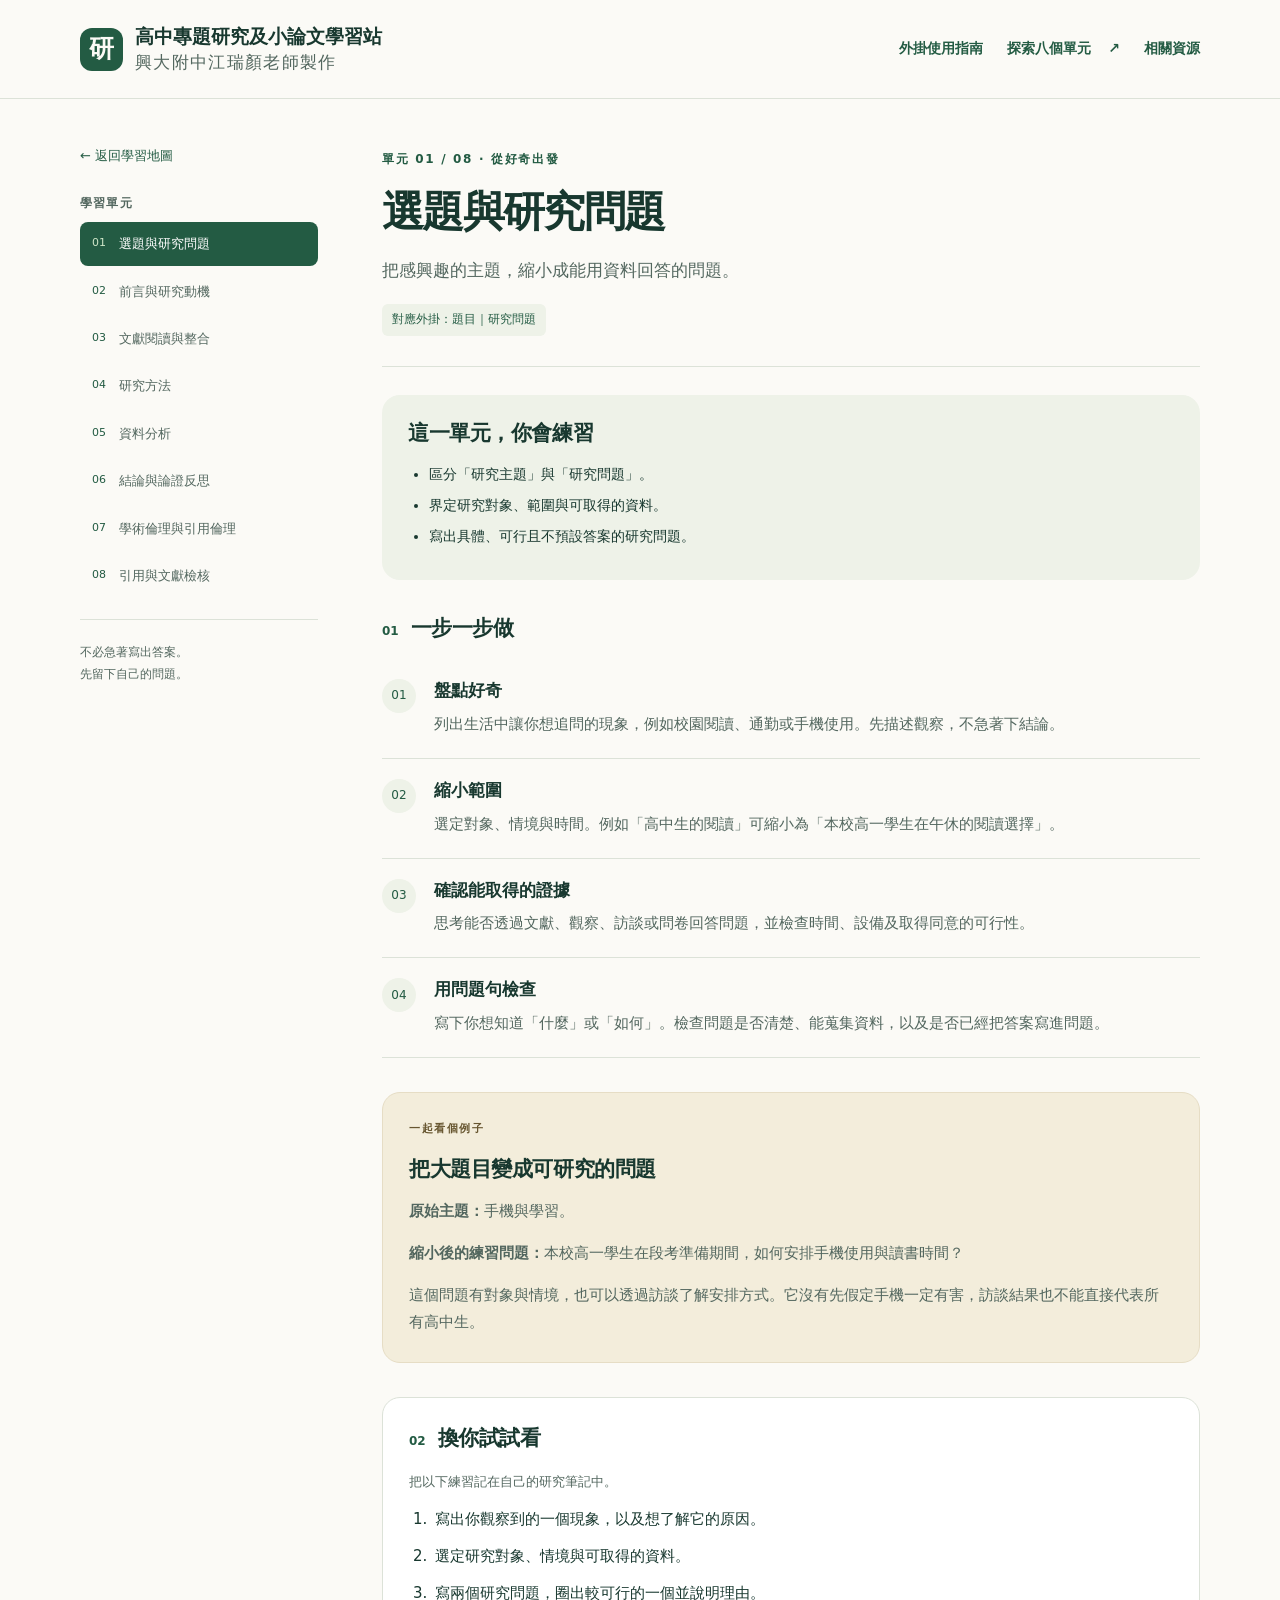
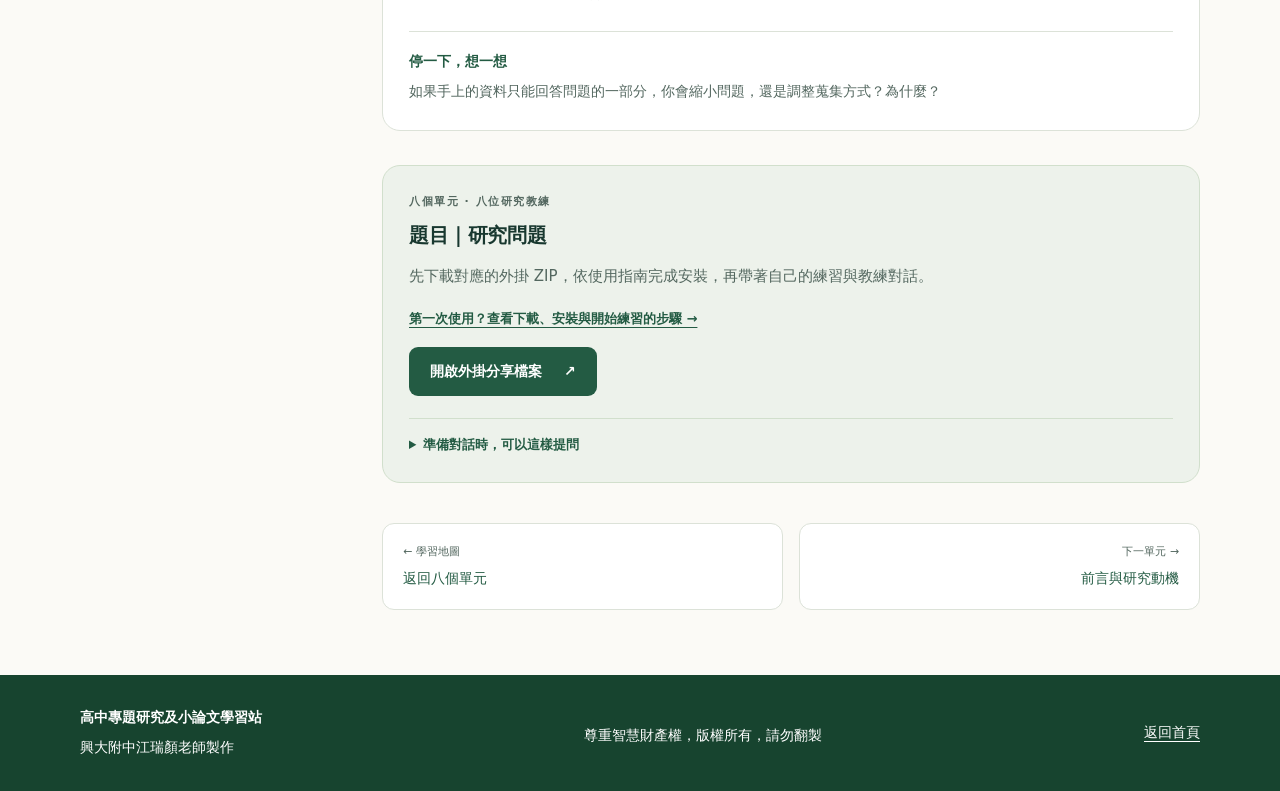
<file: topic.html>
<!doctype html>
<html lang="zh-Hant">
<head>
  <meta charset="utf-8">
  <meta name="viewport" content="width=device-width, initial-scale=1">
  <meta name="description" content="把感興趣的主題，縮小成能用資料回答的問題。">
  <meta name="color-scheme" content="light">
  <title>選題與研究問題｜高中專題研究及小論文學習站</title>
  <link rel="stylesheet" href="assets/styles.css?v=20261009-open-book">
  <script src="assets/plugin-links.js" defer></script>
  <script src="assets/site.js" defer></script>
</head>
<body>
  <a class="skip-link" href="#main">跳到主要內容</a>
  <header class="site-header"><div class="container header-inner">
    <a class="brand" href="index.html"><span class="brand-mark" aria-hidden="true">研</span><span>高中專題研究及小論文學習站<small>興大附中江瑞顏老師製作</small></span></a>
    <nav class="header-actions" aria-label="主要導覽"><a class="header-link" href="guide.html">外掛使用指南</a><a class="header-link" href="index.html#learning-units">探索八個單元 <span aria-hidden="true">↗</span></a><a class="header-link" href="index.html#resources">相關資源</a></nav>
  </div></header>
  <main id="main" class="container lesson-layout">
    <aside class="lesson-sidebar"><a class="back-link" href="index.html#learning-units">← 返回學習地圖</a><nav aria-label="八個學習單元"><h2>學習單元</h2><ol><li><a href="topic.html" aria-current="page"><span>01</span>選題與研究問題</a></li>
<li><a href="introduction.html"><span>02</span>前言與研究動機</a></li>
<li><a href="literature.html"><span>03</span>文獻閱讀與整合</a></li>
<li><a href="methods.html"><span>04</span>研究方法</a></li>
<li><a href="analysis.html"><span>05</span>資料分析</a></li>
<li><a href="conclusion.html"><span>06</span>結論與論證反思</a></li>
<li><a href="ethics.html"><span>07</span>學術倫理與引用倫理</a></li>
<li><a href="audit.html"><span>08</span>引用與文獻檢核</a></li></ol></nav><p class="sidebar-note">不必急著寫出答案。<br>先留下自己的問題。</p></aside>
    <article class="lesson-content">
      <header class="lesson-heading"><p class="eyebrow">單元 01 / 08 · 從好奇出發</p><h1>選題與研究問題</h1><p class="lesson-intro">把感興趣的主題，縮小成能用資料回答的問題。</p><span class="coach-label">對應外掛：題目｜研究問題</span></header>
      <section class="goals lesson-section" aria-labelledby="goals-heading"><h2 id="goals-heading">這一單元，你會練習</h2><ul><li>區分「研究主題」與「研究問題」。</li><li>界定研究對象、範圍與可取得的資料。</li><li>寫出具體、可行且不預設答案的研究問題。</li></ul></section>
      <section class="lesson-section" aria-labelledby="steps-heading"><div class="lesson-section-heading"><span>01</span><h2 id="steps-heading">一步一步做</h2></div><ol class="lesson-steps"><li><span class="step-number" aria-hidden="true">01</span><div><h3>盤點好奇</h3><p>列出生活中讓你想追問的現象，例如校園閱讀、通勤或手機使用。先描述觀察，不急著下結論。</p></div></li><li><span class="step-number" aria-hidden="true">02</span><div><h3>縮小範圍</h3><p>選定對象、情境與時間。例如「高中生的閱讀」可縮小為「本校高一學生在午休的閱讀選擇」。</p></div></li><li><span class="step-number" aria-hidden="true">03</span><div><h3>確認能取得的證據</h3><p>思考能否透過文獻、觀察、訪談或問卷回答問題，並檢查時間、設備及取得同意的可行性。</p></div></li><li><span class="step-number" aria-hidden="true">04</span><div><h3>用問題句檢查</h3><p>寫下你想知道「什麼」或「如何」。檢查問題是否清楚、能蒐集資料，以及是否已經把答案寫進問題。</p></div></li></ol></section>
      <section class="example-box lesson-section" aria-labelledby="example-heading"><p class="eyebrow">一起看個例子</p><h2 id="example-heading">把大題目變成可研究的問題</h2><p><strong>原始主題：</strong>手機與學習。</p><p><strong>縮小後的練習問題：</strong>本校高一學生在段考準備期間，如何安排手機使用與讀書時間？</p><p>這個問題有對象與情境，也可以透過訪談了解安排方式。它沒有先假定手機一定有害，訪談結果也不能直接代表所有高中生。</p></section>
      <section class="exercise-box lesson-section" aria-labelledby="exercise-heading"><div class="lesson-section-heading"><span>02</span><h2 id="exercise-heading">換你試試看</h2></div><p>把以下練習記在自己的研究筆記中。</p><ol><li>寫出你觀察到的一個現象，以及想了解它的原因。</li><li>選定研究對象、情境與可取得的資料。</li><li>寫兩個研究問題，圈出較可行的一個並說明理由。</li></ol><div class="reflection"><h3>停一下，想一想</h3><p>如果手上的資料只能回答問題的一部分，你會縮小問題，還是調整蒐集方式？為什麼？</p></div></section>
      <section class="plugin-panel lesson-section" data-plugin="topic" aria-labelledby="plugin-heading"><p class="eyebrow">八個單元 · 八位研究教練</p><h2 id="plugin-heading">題目｜研究問題</h2><p>先下載對應的外掛 ZIP，依使用指南完成安裝，再帶著自己的練習與教練對話。</p><p class="plugin-guide"><a href="guide.html#download">第一次使用？查看下載、安裝與開始練習的步驟 →</a></p><a class="button primary" data-plugin-link hidden target="_blank" rel="noopener noreferrer">開啟外掛分享檔案 <span aria-hidden="true">↗</span></a><p class="plugin-status" data-plugin-status>外掛分享網址尚未加入，目前可先完成本頁練習。</p><details><summary>準備對話時，可以這樣提問</summary><blockquote>我的主題是＿＿，研究對象是＿＿，目前可取得的資料是＿＿。請協助我檢查研究問題的範圍、可行性與是否預設答案，先問我需要釐清的問題，讓我自己修正。</blockquote></details></section>
      <nav class="lesson-pagination" aria-label="上一單元與下一單元"><a href="index.html#learning-units"><small>← 學習地圖</small><span>返回八個單元</span></a><a class="next-unit" href="introduction.html"><small>下一單元 →</small><span>前言與研究動機</span></a></nav>
    </article>
  </main>
<footer class="site-footer"><div class="container footer-inner"><div class="footer-brand"><p>高中專題研究及小論文學習站</p><small class="creator-credit">興大附中江瑞顏老師製作</small></div><div class="footer-message"><p class="copyright-notice">尊重智慧財產權，版權所有，請勿翻製</p></div><a href="index.html">返回首頁</a></div></footer>
</body>
</html>
</file>
<file: assets/styles.css>
:root {
  --ink: #18382f;
  --muted: #53675f;
  --paper: #fbfaf6;
  --green: #235b43;
  --green-dark: #17442f;
  --line: #dce2d8;
  --soft: #eef2e8;
  --gold: #eedba6;
  --radius: 18px;
}
* { box-sizing: border-box; }
html { scroll-behavior: smooth; scroll-padding-top: 24px; }
body { margin: 0; background: var(--paper); color: var(--ink); font-family: "Noto Sans TC", "PingFang TC", "Microsoft JhengHei", system-ui, sans-serif; line-height: 1.8; }
a { color: var(--green); text-underline-offset: 4px; }
button, input, textarea { font: inherit; }
[hidden] { display: none !important; }
a:focus-visible, summary:focus-visible { outline: 3px solid #a46f13; outline-offset: 5px; }
h1, h2, h3, p { margin-top: 0; }
h1, h2, h3 { line-height: 1.4; }
.container { width: min(1120px, calc(100% - 64px)); margin-inline: auto; }
.skip-link { position: absolute; z-index: 10; top: -80px; left: 12px; padding: 10px 16px; background: white; }
.skip-link:focus { top: 10px; }
.site-header { border-bottom: 1px solid var(--line); }
.header-inner { min-height: 98px; display: flex; align-items: center; justify-content: space-between; gap: 24px; }
.brand { display: flex; align-items: center; gap: 12px; color: var(--ink); font-size: 19px; font-weight: 750; text-decoration: none; line-height: 1.5; }
.brand-mark { display: grid; place-items: center; flex-shrink: 0; width: 43px; height: 43px; background: var(--green); color: var(--paper); font-family: serif; font-size: 25px; border-radius: 12px; }
.brand small { display: block; font-size: 16.5px; letter-spacing: .08em; font-weight: 500; color: var(--muted); }
.header-link { font-size: 14px; font-weight: 650; text-decoration: none; }
.header-link span { margin-left: 12px; }
.header-actions { display: flex; align-items: center; gap: 24px; }
.header-actions [aria-current="page"] { text-decoration: underline; }
.hero-actions { display: flex; flex-wrap: wrap; gap: 12px; }
.secondary { background: transparent; color: var(--green); border: 1px solid #a4b99c; }
.secondary:hover { background: var(--soft); }
.student-guide { max-width: 820px; padding-block: 35px 65px; }
.guide-toc { display: flex; flex-wrap: wrap; gap: 10px; margin-bottom: 30px; }
.guide-toc a { padding: 8px 13px; background: var(--soft); border-radius: 8px; font-size: 13px; text-decoration: none; }
.guide-toc a:hover { background: #dfe8d8; }
.install-requirement h3 { font-size: 16px; margin-bottom: 10px; }
.install-requirement p:last-child { margin-bottom: 0; }
.package-details { margin-top: 14px; font-size: 13px; }
.package-details summary { color: var(--green); cursor: pointer; }
.package-details p { margin-top: 12px; font-size: 13px; }
.package-details pre { max-width: 100%; overflow-x: auto; border: 1px solid var(--line); padding: 16px; background: white; border-radius: 8px; line-height: 1.5; }
.student-guide blockquote { margin: 15px 0; border-left: 3px solid #ad9456; padding-left: 16px; font-size: 15px; }
.guide-faq { border-bottom: 1px solid var(--line); padding-block: 15px; }
.guide-faq summary { cursor: pointer; font-size: 15px; font-weight: 650; }
.guide-faq p { margin-top: 14px; margin-bottom: 0; }
.plugin-guide a { font-size: 13px; font-weight: 650; }
.installation-route { margin-block: 26px; padding: 24px; border: 1px solid var(--line); border-radius: var(--radius); background: white; }
.installation-route > h3 { font-size: 21px; margin-bottom: 10px; }
.installation-route .eyebrow { margin-bottom: 9px; }
.installation-route h4 { margin: 0 0 8px; font-size: 16px; line-height: 1.5; }
.copy-link-button { display: block; margin-top: 10px; padding: 7px 10px; border: 1px solid #a4b99c; background: var(--soft); color: var(--green); border-radius: 7px; cursor: pointer; font: inherit; font-size: 12px; }
.copy-link-button:hover { background: #dfe8d8; }
button:focus-visible, input:focus-visible { outline: 3px solid #a46f13; outline-offset: 3px; }
.copy-feedback { display: block; margin-top: 6px; font-size: 12px; color: var(--muted); }
[data-plugin-url] { margin-top: 8px; width: 100%; min-width: 130px; border: 1px solid var(--line); padding: 7px; font-size: 12px; background: var(--paper); }
/* Homepage: a study desk with an open research notebook. */
.homepage { --paper: #f7f8fc; }
.hero { padding-block: 58px 70px; display: grid; gap: 42px; color: #243456; }
.eyebrow { color: var(--green); font-size: 12px; font-weight: 750; letter-spacing: .14em; margin-bottom: 16px; }
.hero-copy { display: grid; grid-template-columns: 1.2fr 1fr; column-gap: 62px; align-items: center; }
.hero-eyebrow { grid-column: 1 / -1; color: #6052a1; font-size: 11px; letter-spacing: .17em; margin-bottom: 20px; }
.hero h1 { font-size: clamp(36px, 3.7vw, 49px); line-height: 1.12; letter-spacing: -.035em; font-weight: 800; margin-bottom: 0; }
.hero-school { display: block; font-size: .65em; line-height: 1.4; margin-bottom: 15px; }
.hero-english, .hero-system { color: #6052a1; font-family: Arial, system-ui, sans-serif; }
.hero-system { display: block; }
.hero-description { color: #52617b; font-size: 16px; margin-bottom: 24px; }
.button { display: inline-flex; align-items: center; justify-content: center; gap: 22px; padding: 12px 21px; border-radius: 9px; font-size: 14px; font-weight: 650; text-decoration: none; }
.primary { background: var(--green); color: white; }
.primary:hover { background: var(--green-dark); }
.hero .primary { background: #364a76; border-radius: 24px; padding: 12px 20px; font-size: 15px; }
.hero .primary:hover { background: #243456; }
.hero-actions { align-items: center; gap: 20px; }
.hero-guide-link { color: #364a76; font-size: 14px; font-weight: 650; text-decoration: none; border-bottom: 1px solid currentColor; padding-block: 6px; }
.hero-guide-link span { margin-left: 7px; }
.hero-caption { margin-top: 18px; margin-bottom: 0; font-size: 13px; color: #52617b; }
.hero-book-scene { position: relative; padding: 27px 28px 28px; background: #e9e6f5; border-radius: 24px; }
.hero-book { position: relative; display: grid; grid-template-columns: minmax(0, 1fr) minmax(0, 1fr); isolation: isolate; filter: drop-shadow(0 14px 12px #24345622); }
.hero-book::before, .hero-book::after { content: ""; position: absolute; inset: 8px 0 -10px; z-index: -1; border-radius: 50% 50% 46% 46% / 20px 20px 14px 14px; background: #364a76; }
.hero-book::before { right: 50%; box-shadow: 0 -3px 0 #dedacb, 0 -6px 0 #eee9dc; }
.hero-book::after { left: 50%; box-shadow: 0 -3px 0 #dedacb, 0 -6px 0 #eee9dc; }
.book-left, .book-right { position: relative; padding: 48px 42px 42px; min-width: 0; display: flex; flex-direction: column; justify-content: center; border: 1px solid #d7d3c9; border-radius: 50% 50% 46% 46% / 20px 20px 14px 14px; }
.book-left { background: linear-gradient(90deg, #fffdf5 90%, #eeeadd 98%, #d8d3c4); border-right: 0; }
.book-right { background: linear-gradient(90deg, #d8d3c4, #eeeadd 2%, #fffdf500 10%), repeating-linear-gradient(transparent 0 35px, #364a7609 35px 36px), #fffdf5; border-left: 0; }
.book-tab { position: relative; display: inline-block; margin: -4px 0 18px 8px; padding: 5px 16px; background: #f3dc89; color: #433b22; border-radius: 5px; font-size: 12px; font-weight: 650; }
.book-kicker { color: #6052a1; font-size: 19px; font-weight: 650; margin-bottom: 12px; }
.book-title { font-family: Arial, system-ui, sans-serif; color: #243456; font-size: clamp(38px, 4vw, 52px); font-weight: 750; line-height: 1.06; letter-spacing: -.04em; margin-bottom: 0; }
.book-title span { display: block; }
.book-title span:last-child { color: #6052a1; }
.book-path { display: grid; grid-template-columns: repeat(3, 1fr); gap: 10px; list-style: none; padding: 0; margin: 0 0 23px; counter-reset: thinking; }
.book-path li { counter-increment: thinking; padding: 10px 12px; border: 1px solid #d9d5ea; border-radius: 8px; background: #f0edf8; font-size: 15px; font-weight: 650; }
.book-path li::before { content: "0" counter(thinking); display: block; font: 11px Arial, sans-serif; color: #7363a8; margin-bottom: 6px; }
.book-description { color: #52617b; font-size: 15px; margin-bottom: 20px; }
.book-edition { display: flex; justify-content: space-between; gap: 8px; font-size: 10px; letter-spacing: .12em; color: #6052a1; }
.units-section { background: var(--paper); border-block: 1px solid var(--line); padding-block: 58px 64px; }
.section-heading { display: flex; align-items: flex-end; justify-content: space-between; gap: 24px; margin-bottom: 30px; }
.section-heading h2, .learning-guide h2 { font-size: 29px; letter-spacing: -.025em; margin-bottom: 0; }
.section-heading .eyebrow { margin-bottom: 9px; }
.section-heading > p { font-size: 14px; color: var(--muted); margin-bottom: 0; }
.unit-grid { list-style: none; padding: 0; margin: 0; display: grid; grid-template-columns: repeat(2, minmax(0, 1fr)); gap: 18px; }
.unit-grid > li { min-width: 0; --unit-accent: #dd462e; }
.unit-grid > li:nth-child(2) { --unit-accent: #b67710; }
.unit-grid > li:nth-child(3) { --unit-accent: #70892e; }
.unit-grid > li:nth-child(4) { --unit-accent: #22886e; }
.unit-grid > li:nth-child(5) { --unit-accent: #287f96; }
.unit-grid > li:nth-child(6) { --unit-accent: #476bb4; }
.unit-grid > li:nth-child(7) { --unit-accent: #8758ad; }
.unit-grid > li:nth-child(8) { --unit-accent: #b23d71; }
.unit-card { display: grid; grid-template-columns: 60px minmax(0, 1fr) 42px; align-items: center; column-gap: 22px; height: 100%; min-height: 150px; padding: 27px 28px; border-top: 5px solid var(--unit-accent); background: #f2efe8; color: var(--ink); text-decoration: none; transition: background .18s, box-shadow .18s; }
.unit-card:hover { background: #eae6dc; box-shadow: 0 4px 12px #233e2310; }
.unit-number { color: var(--unit-accent); font-size: 36px; line-height: 1; font-weight: 650; font-variant-numeric: tabular-nums; }
.unit-card-copy { min-width: 0; }
.unit-coach-label { display: block; color: var(--muted); font-size: 11px; letter-spacing: .13em; line-height: 1.5; margin-bottom: 5px; }
.unit-card h3 { font-size: 22px; letter-spacing: -.025em; margin-bottom: 5px; }
.unit-card-copy p { color: var(--muted); font-size: 14px; line-height: 1.6; margin-bottom: 0; }
.card-plus { display: grid; place-items: center; width: 42px; height: 42px; border: 1px solid #cecac2; font-size: 29px; font-weight: 300; line-height: 1; }
.unit-card:hover .card-plus { border-color: var(--unit-accent); color: var(--unit-accent); }
.learning-guide { display: grid; grid-template-columns: 1fr 1fr; gap: 90px; padding-block: 68px 45px; }
.learning-guide h2 { margin-bottom: 16px; }
.learning-guide > div > p:last-child { color: var(--muted); font-size: 14px; }
.guide-steps { list-style: none; margin: 0; padding: 0; }
.guide-steps li { display: flex; align-items: flex-start; gap: 18px; margin-bottom: 18px; }
.guide-steps li > span { display: grid; place-items: center; flex-shrink: 0; width: 32px; height: 32px; background: var(--soft); border-radius: 50%; font-size: 13px; }
.guide-steps h3 { font-size: 15px; margin-bottom: 4px; }
.guide-steps p { color: var(--muted); font-size: 13px; margin-bottom: 0; }
.plugin-note { display: flex; align-items: flex-start; gap: 20px; padding: 20px 24px; background: #f4efdf; border: 1px solid #e5dcc4; border-radius: 12px; margin-bottom: 65px; font-size: 13px; }
.plugin-note strong { flex-shrink: 0; }
.plugin-note p { color: var(--muted); margin-bottom: 0; }
.resources-section { background: #184e40; color: white; padding-block: 58px 64px; }
.resources-heading { display: grid; grid-template-columns: 1fr 1fr; align-items: center; gap: 60px; margin-bottom: 48px; }
.resources-eyebrow { display: flex; align-items: center; gap: 12px; font-size: 12px; font-weight: 650; letter-spacing: .12em; margin-bottom: 22px; }
.resources-eyebrow::before { content: ""; width: 28px; height: 2px; background: #ff7053; }
.resources-heading h2 { font-size: clamp(36px, 4.5vw, 56px); line-height: 1.3; margin: 0; letter-spacing: -.03em; }
.resources-heading > p { color: #c8ded4; font-size: 16px; margin-bottom: 0; }
.resource-grid { display: grid; grid-template-columns: repeat(5, minmax(0, 1fr)); padding: 0; margin: 0; list-style: none; border: 1px solid #527b6e; background: #527b6e; gap: 1px; }
.resource-grid li { min-width: 0; }
.resource-card { display: flex; flex-direction: column; height: 100%; min-height: 215px; padding: 25px 22px; background: #184e40; color: white; text-decoration: none; transition: background .18s; }
.resource-card:hover { background: #22604e; }
.resource-number { color: #ff9279; font-size: 14px; font-weight: 650; font-variant-numeric: tabular-nums; margin-bottom: 26px; }
.resource-card h3 { font-size: 20px; line-height: 1.5; margin-bottom: 25px; }
.resource-action { color: #c8ded4; margin-top: auto; font-size: 12px; letter-spacing: .05em; }
.resource-action > span { margin-left: 6px; }
.site-footer { background: var(--green-dark); color: white; }
.footer-inner { display: grid; grid-template-columns: auto minmax(0, 1fr) auto; align-items: center; gap: 24px; padding-block: 30px; font-size: 14px; }
.footer-inner p { margin: 0; }
.footer-brand > p { font-weight: 650; }
.footer-inner a { color: inherit; justify-self: end; }
.creator-credit { display: block; margin-top: 5px; font-size: inherit; font-weight: 400; color: inherit; }
.footer-message { text-align: center; }
.footer-message .copyright-notice { margin-top: 5px; font-size: inherit; color: inherit; }
.lesson-layout { display: grid; grid-template-columns: 238px minmax(0, 1fr); gap: 64px; padding-block: 42px 65px; }
.lesson-sidebar { align-self: start; position: sticky; top: 24px; }
.back-link { display: inline-block; font-size: 13px; text-decoration: none; margin-bottom: 28px; }
.lesson-sidebar h2 { font-size: 12px; color: var(--muted); letter-spacing: .1em; margin-bottom: 10px; }
.lesson-sidebar ol { list-style: none; padding: 0; margin: 0; }
.lesson-sidebar li { margin-bottom: 4px; }
.lesson-sidebar nav a { display: flex; gap: 13px; padding: 10px 12px; border-radius: 8px; text-decoration: none; color: var(--muted); font-size: 13px; }
.lesson-sidebar nav a span { color: var(--green); font-size: 11px; padding-top: 1px; font-variant-numeric: tabular-nums; }
.lesson-sidebar nav a:hover { background: var(--soft); }
.lesson-sidebar nav a[aria-current="page"] { background: var(--green); color: white; }
.lesson-sidebar nav a[aria-current="page"] span { color: #d0e6c9; }
.sidebar-note { padding-top: 22px; margin-top: 22px; border-top: 1px solid var(--line); font-size: 12px; color: var(--muted); }
.lesson-heading { padding-top: 8px; padding-bottom: 30px; margin-bottom: 28px; border-bottom: 1px solid var(--line); }
.lesson-heading .eyebrow { margin-bottom: 12px; }
.lesson-heading h1 { font-size: clamp(28px, 3.4vw, 42px); letter-spacing: -.04em; margin-bottom: 14px; }
.lesson-intro { color: var(--muted); font-size: 17px; margin-bottom: 18px; }
.coach-label { display: inline-block; padding: 5px 10px; color: var(--green); background: var(--soft); font-size: 12px; border-radius: 6px; }
.lesson-section { margin-bottom: 34px; }
.lesson-section h2 { font-size: 21px; letter-spacing: -.02em; margin-bottom: 14px; }
.lesson-section p { color: var(--muted); font-size: 15px; }
.goals { background: var(--soft); padding: 24px 26px; border-radius: var(--radius); }
.goals ul { margin: 0; padding-left: 21px; font-size: 14px; }
.goals li { margin-block: 6px; }
.lesson-section-heading { display: flex; align-items: baseline; gap: 12px; margin-bottom: 16px; }
.lesson-section-heading > span { font-size: 12px; font-weight: 650; color: var(--green); }
.lesson-section-heading h2 { margin: 0; }
.lesson-steps { list-style: none; padding: 0; margin: 0; }
.lesson-steps li { display: flex; gap: 18px; padding-block: 20px; border-bottom: 1px solid var(--line); }
.step-number { display: grid; place-items: center; flex-shrink: 0; width: 34px; height: 34px; color: var(--green); background: var(--soft); border-radius: 50%; font-size: 12px; font-variant-numeric: tabular-nums; }
.lesson-steps h3 { font-size: 17px; margin-bottom: 8px; }
.lesson-steps p { margin-bottom: 0; }
.example-box { padding: 26px; background: #f3eddb; border: 1px solid #e6ddc5; border-radius: var(--radius); }
.example-box .eyebrow { color: #675630; font-size: 11px; }
.example-box p:last-child { margin-bottom: 0; }
.example-label { font-size: 12px !important; border-left: 3px solid #ad9456; padding-left: 12px; }
.exercise-box { padding: 26px; border: 1px solid var(--line); border-radius: var(--radius); background: white; }
.exercise-box > p { font-size: 13px; }
.exercise-box ol { padding-left: 23px; margin-block: 0 24px; font-size: 15px; }
.exercise-box li { padding-left: 3px; margin-bottom: 10px; }
.reflection { border-top: 1px solid var(--line); padding-top: 20px; }
.reflection h3 { font-size: 14px; color: var(--green); margin-bottom: 7px; }
.reflection p { margin-bottom: 0; font-size: 14px; }
.plugin-panel { background: #edf2eb; border: 1px solid #d1dfcc; padding: 26px; border-radius: var(--radius); }
.plugin-panel .eyebrow { font-size: 11px; margin-bottom: 9px; }
.plugin-panel h2 { font-size: 20px; }
.plugin-status { padding: 10px 14px; background: var(--paper); border: 1px dashed #a8baa1; border-radius: 7px; font-size: 13px !important; }
.plugin-panel details { margin-top: 22px; border-top: 1px solid #d1dfcc; padding-top: 14px; }
.plugin-panel summary { cursor: pointer; font-size: 13px; color: var(--green); font-weight: 650; }
.plugin-panel blockquote { margin: 16px 0 0; padding: 12px 16px; border-left: 3px solid #9bb18e; color: var(--muted); font-size: 14px; overflow-wrap: anywhere; }
.plugin-panel .resource-link { margin: 18px 0 0; font-size: 12px; }
.table-scroll { overflow-x: auto; margin-bottom: 20px; }
table { width: 100%; border-collapse: collapse; font-size: 13px; text-align: left; }
caption { text-align: left; font-size: 12px; color: var(--muted); padding-bottom: 12px; }
th, td { padding: 12px 10px; border-bottom: 1px solid #dcd4bf; vertical-align: top; }
th { font-weight: 650; }
td { color: var(--muted); }
.lesson-pagination { display: grid; grid-template-columns: 1fr 1fr; gap: 16px; margin-top: 40px; }
.lesson-pagination a { display: block; padding: 18px 20px; border: 1px solid var(--line); border-radius: 12px; text-decoration: none; background: white; }
.lesson-pagination a:hover { border-color: #88a17d; }
.lesson-pagination small { display: block; color: var(--muted); font-size: 11px; }
.lesson-pagination span { display: block; font-size: 14px; margin-top: 4px; }
.next-unit { text-align: right; }
@media (max-width: 1000px) {
  .hero-copy { column-gap: 30px; }
  .hero h1 { font-size: 42px; }
  .book-left, .book-right { padding-inline: 25px; }
  .book-title { font-size: 44px; }
  .book-kicker { font-size: 18px; }
  .unit-card { grid-template-columns: 44px minmax(0, 1fr) 36px; column-gap: 16px; padding-inline: 22px; }
  .unit-card h3 { font-size: 20px; }
  .card-plus { width: 36px; height: 36px; }
  .lesson-layout { grid-template-columns: 210px minmax(0, 1fr); gap: 32px; }
  .resource-grid { grid-template-columns: repeat(6, minmax(0, 1fr)); }
  .resource-grid li { grid-column: span 2; }
  .resource-grid li:nth-child(n+4) { grid-column: span 3; }
}
@media (max-width: 720px) {
  .container { width: calc(100% - 36px); }
  .header-inner { min-height: 83px; gap: 12px; padding-block: 16px; flex-wrap: wrap; }
  .brand { font-size: 16px; gap: 9px; flex-basis: 100%; }
  .brand-mark { width: 37px; height: 37px; font-size: 23px; }
  .brand small { font-size: 13.5px; letter-spacing: .01em; }
  .header-link { font-size: 11px; }
  .header-link span { margin-left: 3px; }
  .header-actions { flex-direction: row; align-items: center; gap: 22px; flex-shrink: 0; width: 100%; justify-content: flex-end; }
  .header-actions .header-link { max-width: none; }
  .student-guide { padding-block: 25px 40px; }
  .installation-route { padding: 17px; }
  .guide-toc { display: grid; grid-template-columns: 1fr 1fr; gap: 7px; }
  .guide-toc a { font-size: 12px; padding: 9px; }
  .hero { gap: 30px; padding-block: 34px 45px; }
  .hero-copy { grid-template-columns: 1fr; gap: 22px; }
  .hero h1 { font-size: clamp(33px, 8vw, 48px); }
  .hero-description { font-size: 15px; }
  .hero-caption { font-size: 13px; }
  .hero-eyebrow { font-size: 10px; margin-bottom: 0; }
  .hero .primary { font-size: 14px; padding: 13px 17px; }
  .hero-actions { gap: 16px; }
  .hero-guide-link { font-size: 13px; }
  .hero-book-scene { width: 100%; padding: 18px 14px 23px; border-radius: 16px; }
  .book-left, .book-right { padding: 30px 14px; }
  .book-title { font-size: clamp(21px, 5.9vw, 40px); margin-bottom: 0; }
  .book-kicker { font-size: 13px; line-height: 1.4; }
  .book-path { grid-template-columns: repeat(2, minmax(0, 1fr)); gap: 6px; margin-bottom: 16px; }
  .book-path li { font-size: 12px; padding: 7px 5px; }
  .book-description { font-size: 12px; margin-bottom: 14px; }
  .book-edition { flex-wrap: wrap; font-size: 8px; letter-spacing: .05em; }
  .book-tab { margin-left: 0; font-size: 11px; }
  .section-heading { flex-direction: column; align-items: flex-start; gap: 16px; }
  .section-heading h2, .learning-guide h2 { font-size: 25px; }
  .section-heading > p br { display: none; }
  .units-section { padding-block: 38px; }
  .unit-grid { grid-template-columns: 1fr; gap: 14px; }
  .unit-card { grid-template-columns: 42px minmax(0, 1fr) 34px; column-gap: 14px; min-height: 135px; padding: 21px 18px; }
  .unit-number { font-size: 30px; }
  .unit-card h3 { font-size: 19px; }
  .unit-coach-label { font-size: 10px; }
  .unit-card-copy p { font-size: 13px; }
  .card-plus { width: 34px; height: 34px; font-size: 25px; }
  .learning-guide { grid-template-columns: 1fr; gap: 22px; padding-block: 42px 20px; }
  .plugin-note { flex-direction: column; gap: 4px; padding: 16px 18px; margin-bottom: 38px; }
  .resources-section { padding-block: 38px; }
  .resources-heading { grid-template-columns: 1fr; gap: 20px; margin-bottom: 28px; }
  .resources-eyebrow { font-size: 10px; margin-bottom: 16px; }
  .resources-heading > p { font-size: 14px; }
  .resource-grid { grid-template-columns: repeat(2, minmax(0, 1fr)); }
  .resource-grid li, .resource-grid li:nth-child(n+4) { grid-column: auto; }
  .resource-grid li:last-child { grid-column: 1 / -1; }
  .resource-card { padding: 20px 16px; min-height: 190px; }
  .resource-card h3 { font-size: 18px; }
  .resource-number { margin-bottom: 20px; }
  .footer-inner { grid-template-columns: 1fr; justify-items: start; gap: 16px; padding-block: 24px; }
  .footer-message { text-align: left; }
  .footer-inner a { justify-self: start; }
  .lesson-layout { display: flex; flex-direction: column; gap: 25px; padding-block: 25px 40px; }
  .lesson-sidebar { position: static; width: 100%; }
  .lesson-sidebar .back-link { margin-bottom: 18px; }
  .lesson-sidebar ol { display: grid; grid-template-columns: repeat(2, minmax(0, 1fr)); gap: 4px; }
  .lesson-sidebar li { margin-bottom: 0; }
  .lesson-sidebar nav a { height: 100%; align-items: baseline; gap: 7px; font-size: 11px; padding: 8px 9px; background: var(--soft); }
  .sidebar-note { display: none; }
  .lesson-heading { padding-top: 4px; }
  .lesson-heading h1 { font-size: 30px; }
  .lesson-intro { font-size: 15px; }
  .lesson-section { margin-bottom: 26px; }
  .goals, .example-box, .exercise-box, .plugin-panel { padding: 20px; border-radius: 14px; }
  .lesson-section h2 { font-size: 19px; }
  .lesson-steps li { gap: 12px; }
  .lesson-steps h3 { font-size: 16px; }
  .lesson-section p, .exercise-box ol { font-size: 14px; }
  .lesson-pagination { gap: 10px; }
  .lesson-pagination a { padding: 14px 12px; }
  .lesson-pagination span { font-size: 12px; }
}
@media (max-width: 370px) {
  .header-link { max-width: 80px; text-align: right; }
  .hero h1 { font-size: 33px; }
  .unit-card { grid-template-columns: 36px minmax(0, 1fr) 30px; column-gap: 10px; padding-inline: 14px; }
  .unit-card h3 { font-size: 18px; }
  .card-plus { width: 30px; height: 30px; }
  .resource-grid { grid-template-columns: 1fr; }
  .resource-card { min-height: 170px; }
}
@media (prefers-reduced-motion: reduce) {
  html { scroll-behavior: auto; }
  .unit-card { transition: none; }
}
</file>
